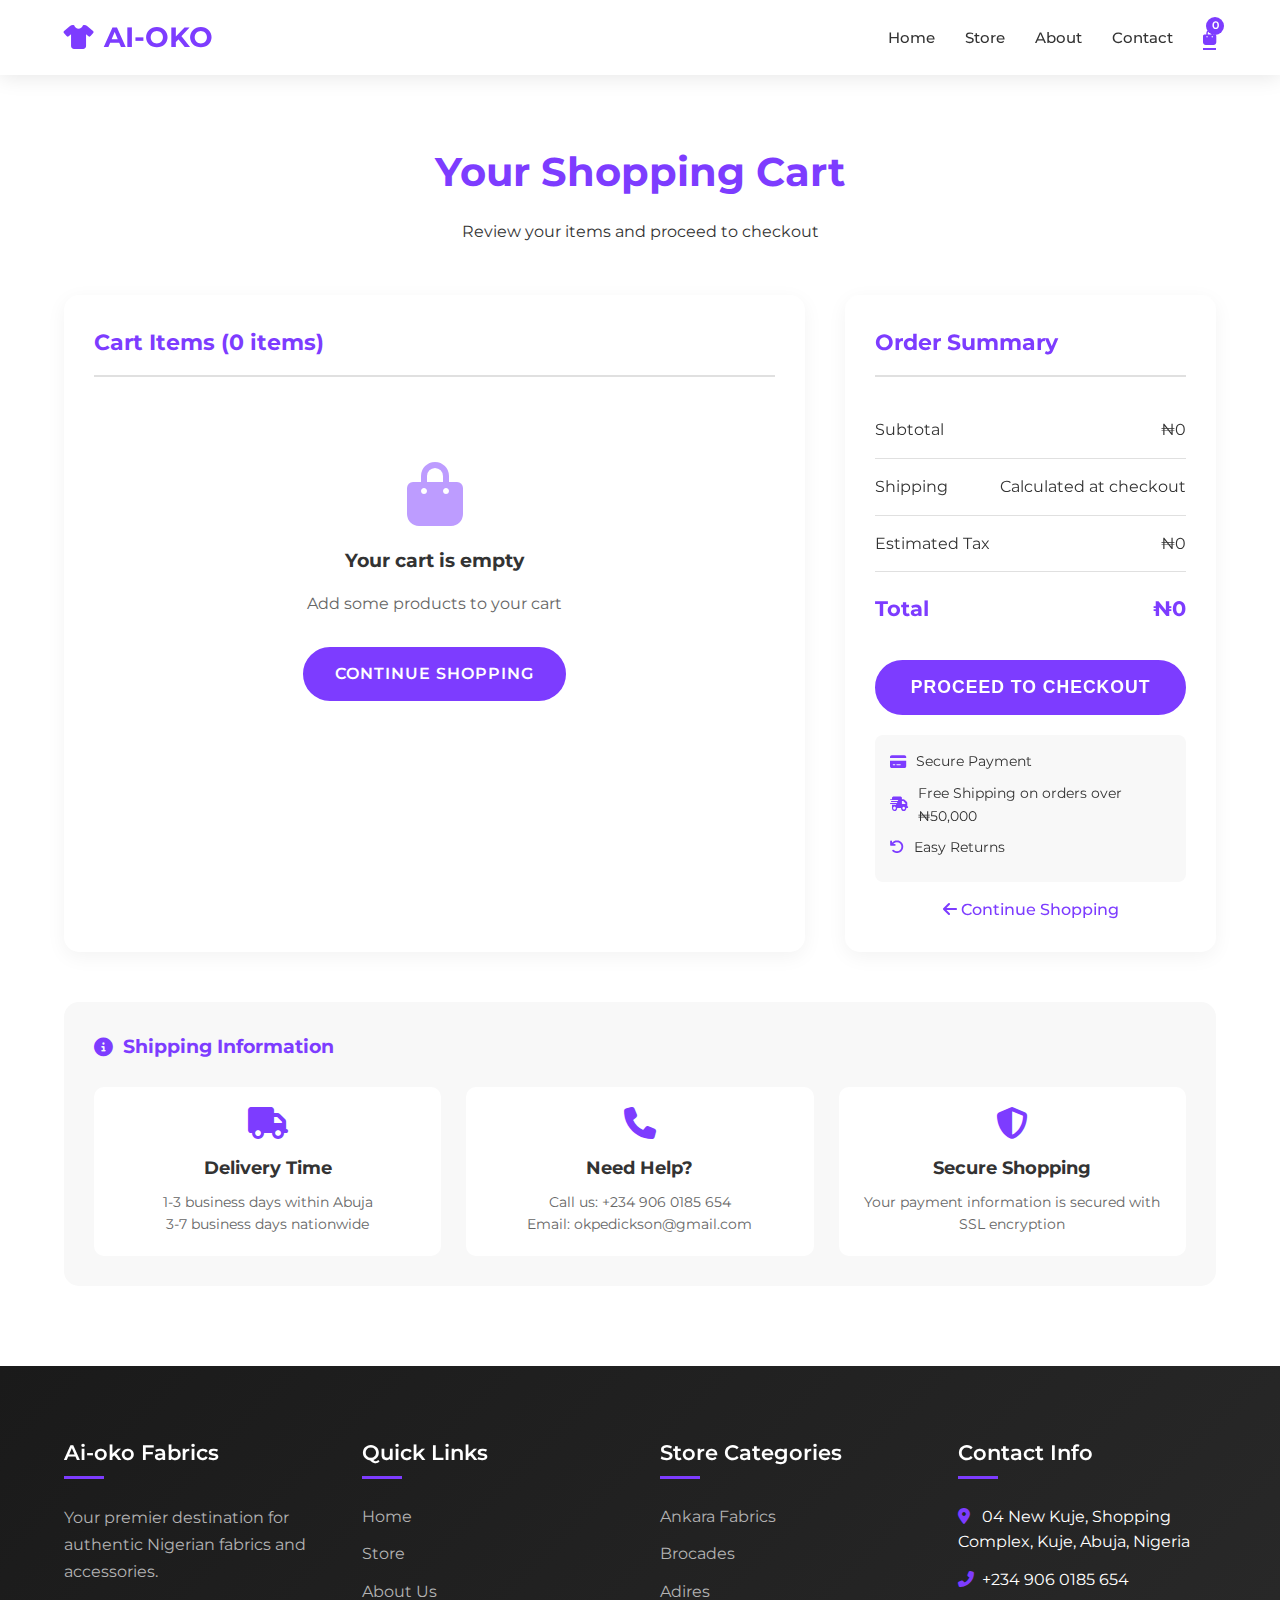
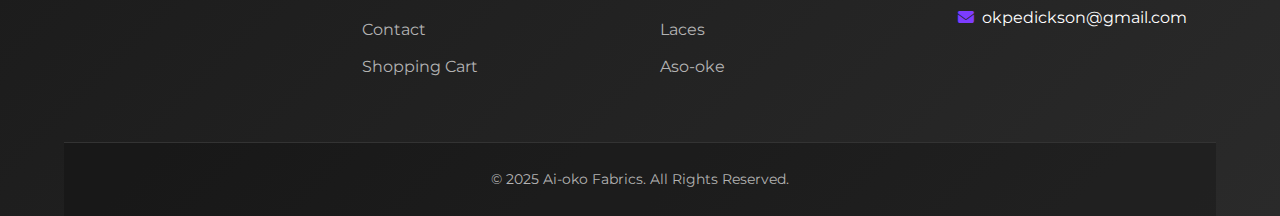
<file: cart.html>
<!DOCTYPE html>
<html lang="en">
<head>
    <meta charset="UTF-8">
    <meta name="viewport" content="width=device-width, initial-scale=1.0">
    <title>Shopping Cart - Ai-oko Fabrics</title>
    <link rel="stylesheet" href="css/style.css">
    <link rel="stylesheet" href="css/store.css">
    <link rel="stylesheet" href="https://cdnjs.cloudflare.com/ajax/libs/font-awesome/6.4.0/css/all.min.css">
    <link href="https://fonts.googleapis.com/css2?family=Montserrat:wght@300;400;500;600;700&display=swap" rel="stylesheet">
</head>
<body>
    <!-- Header -->
    <header>
        <div class="container header-container">
            <a href="#" class="logo">
                <i class="fas fa-tshirt"></i>
                AI-OKO
            </a>
            
            <div class="mobile-menu-btn">
                <i class="fas fa-bars"></i>
            </div>
            
            <nav>
                <ul>
                    <li><a href="index.html">Home</a></li>
                    <li><a href="store.html">Store</a></li>
                    <li><a href="index.html#about">About</a></li>
                    <li><a href="index.html#contact">Contact</a></li>
                    <li><a href="cart.html" class="cart-icon active">
                        <i class="fas fa-shopping-bag"></i>
                        <span class="cart-count">0</span>
                    </a></li>
                </ul>
            </nav>
        </div>
    </header>

    <!-- Cart Container -->
    <section class="cart-container">
        <div class="container">
            <div class="cart-header">
                <h1>Your Shopping Cart</h1>
                <p>Review your items and proceed to checkout</p>
            </div>
            
            <div class="cart-wrapper">
                <!-- Cart Items Section -->
                <div class="cart-items">
                    <div class="cart-section-title">
                        <h2>Cart Items <span id="item-count">(0 items)</span></h2>
                    </div>
                    
                    <div id="cart-items-container">
                        <!-- Cart items will be loaded here dynamically -->
                        <div class="empty-cart">
                            <i class="fas fa-shopping-bag"></i>
                            <h3>Your cart is empty</h3>
                            <p>Add some products to your cart</p>
                            <a href="store.html" class="btn btn-primary">Continue Shopping</a>
                        </div>
                    </div>
                </div>
                
                <!-- Cart Summary Section -->
                <div class="cart-summary">
                    <div class="cart-section-title">
                        <h2>Order Summary</h2>
                    </div>
                    
                    <div id="cart-summary-container">
                        <div class="summary-item">
                            <span>Subtotal</span>
                            <span>₦0</span>
                        </div>
                        <div class="summary-item">
                            <span>Shipping</span>
                            <span>Calculated at checkout</span>
                        </div>
                        <div class="summary-item">
                            <span>Estimated Tax</span>
                            <span>₦0</span>
                        </div>
                        <div class="summary-item total">
                            <span>Total</span>
                            <span>₦0</span>
                        </div>
                        
                        <button class="btn btn-primary checkout-btn" disabled>
                            Proceed to Checkout
                        </button>
                        
                        <div class="payment-options">
                            <p><i class="fas fa-credit-card"></i> Secure Payment</p>
                            <p><i class="fas fa-shipping-fast"></i> Free Shipping on orders over ₦50,000</p>
                            <p><i class="fas fa-undo"></i> Easy Returns</p>
                        </div>
                        
                        <a href="store.html" class="continue-shopping">
                            <i class="fas fa-arrow-left"></i> Continue Shopping
                        </a>
                    </div>
                </div>
            </div>
            
            <!-- Shipping Information -->
            <div class="shipping-info">
                <h3><i class="fas fa-info-circle"></i> Shipping Information</h3>
                <div class="info-grid">
                    <div class="info-item">
                        <i class="fas fa-truck"></i>
                        <h4>Delivery Time</h4>
                        <p>1-3 business days within Abuja<br>3-7 business days nationwide</p>
                    </div>
                    <div class="info-item">
                        <i class="fas fa-phone"></i>
                        <h4>Need Help?</h4>
                        <p>Call us: +234 906 0185 654<br>Email: okpedickson@gmail.com</p>
                    </div>
                    <div class="info-item">
                        <i class="fas fa-shield-alt"></i>
                        <h4>Secure Shopping</h4>
                        <p>Your payment information is secured with SSL encryption</p>
                    </div>
                </div>
            </div>
        </div>
    </section>

    <!-- Footer -->
    <footer>
        <div class="container">
            <div class="footer-content">
                <div class="footer-column">
                    <h3>Ai-oko Fabrics</h3>
                    <p>Your premier destination for authentic Nigerian fabrics and accessories.</p>
                </div>
                
                <div class="footer-column">
                    <h3>Quick Links</h3>
                    <ul>
                        <li><a href="index.html">Home</a></li>
                        <li><a href="store.html">Store</a></li>
                        <li><a href="index.html#about">About Us</a></li>
                        <li><a href="index.html#contact">Contact</a></li>
                        <li><a href="cart.html">Shopping Cart</a></li>
                    </ul>
                </div>
                
                <div class="footer-column">
                    <h3>Store Categories</h3>
                    <ul>
                        <li><a href="category.html?cat=ankara">Ankara Fabrics</a></li>
                        <li><a href="category.html?cat=brocades">Brocades</a></li>
                        <li><a href="category.html?cat=adires">Adires</a></li>
                        <li><a href="category.html?cat=laces">Laces</a></li>
                        <li><a href="category.html?cat=asooke">Aso-oke</a></li>
                    </ul>
                </div>
                
                <div class="footer-column">
                    <h3>Contact Info</h3>
                    <ul>
                        <li><i class="fas fa-map-marker-alt"></i> 04 New Kuje, Shopping Complex, Kuje, Abuja, Nigeria</li>
                        <li><i class="fas fa-phone-alt"></i> +234 906 0185 654</li>
                        <li><i class="fas fa-envelope"></i> okpedickson@gmail.com</li>
                    </ul>
                </div>
            </div>
            
            <div class="footer-bottom">
                <p>&copy; 2025 Ai-oko Fabrics. All Rights Reserved.</p>
            </div>
        </div>
    </footer>

    <!-- JavaScript Files -->
    <script src="js/products-data.js"></script>
    <script src="js/store.js"></script>
    <script src="js/cart.js"></script>
    
    <script>
        // Cart-specific functionality
        document.addEventListener('DOMContentLoaded', function() {
            // Display cart items
            displayCartItems();
            
            // Mobile menu toggle
            document.querySelector('.mobile-menu-btn').addEventListener('click', function() {
                document.querySelector('nav').classList.toggle('active');
            });
            
            // Update cart count in header
            updateCartCount();
            
            // Header scroll effect
            window.addEventListener('scroll', function() {
                const header = document.querySelector('header');
                if (window.scrollY > 100) {
                    header.style.padding = '10px 0';
                    header.style.boxShadow = '0 5px 15px rgba(0, 0, 0, 0.1)';
                } else {
                    header.style.padding = '15px 0';
                    header.style.boxShadow = '0 2px 10px rgba(0, 0, 0, 0.1)';
                }
            });
        });
        
        // Custom displayCartItems function for cart page
        function displayCartItems() {
            const cartContainer = document.getElementById('cart-items-container');
            const summaryContainer = document.getElementById('cart-summary-container');
            const itemCountElement = document.getElementById('item-count');
            
            if (!cartContainer || !summaryContainer) return;
            
            const cart = JSON.parse(localStorage.getItem('aioko-cart')) || [];
            const itemCount = cart.length;
            
            // Update item count
            itemCountElement.textContent = `(${itemCount} ${itemCount === 1 ? 'item' : 'items'})`;
            
            if (itemCount === 0) {
                // Show empty cart message
                cartContainer.innerHTML = `
                    <div class="empty-cart">
                        <i class="fas fa-shopping-bag"></i>
                        <h3>Your cart is empty</h3>
                        <p>Add some products to your cart</p>
                        <a href="store.html" class="btn btn-primary">Continue Shopping</a>
                    </div>
                `;
                
                // Update summary with empty state
                summaryContainer.innerHTML = `
                    <div class="summary-item">
                        <span>Subtotal</span>
                        <span>₦0</span>
                    </div>
                    <div class="summary-item">
                        <span>Shipping</span>
                        <span>Calculated at checkout</span>
                    </div>
                    <div class="summary-item">
                        <span>Estimated Tax</span>
                        <span>₦0</span>
                    </div>
                    <div class="summary-item total">
                        <span>Total</span>
                        <span>₦0</span>
                    </div>
                    
                    <button class="btn btn-primary checkout-btn" disabled>
                        Proceed to Checkout
                    </button>
                    
                    <div class="payment-options">
                        <p><i class="fas fa-credit-card"></i> Secure Payment</p>
                        <p><i class="fas fa-shipping-fast"></i> Free Shipping on orders over ₦50,000</p>
                        <p><i class="fas fa-undo"></i> Easy Returns</p>
                    </div>
                    
                    <a href="store.html" class="continue-shopping">
                        <i class="fas fa-arrow-left"></i> Continue Shopping
                    </a>
                `;
                return;
            }
            
            // Display cart items
            cartContainer.innerHTML = cart.map(item => `
                <div class="cart-item">
                    <div class="cart-item-img">
                        <img src="${item.image}" alt="${item.name}" onerror="this.src='data:image/svg+xml;charset=UTF-8,<svg xmlns=\"http://www.w3.org/2000/svg\" viewBox=\"0 0 100 100\" preserveAspectRatio=\"none\"><rect width=\"100\" height=\"100\" fill=\"%237D3CFF\"/><text x=\"50%\" y=\"50%\" dy=\".3em\" fill=\"white\" font-family=\"Montserrat\" font-size=\"10\" text-anchor=\"middle\">${item.name.substring(0, 10)}</text></svg>'">
                    </div>
                    <div class="cart-item-info">
                        <h4>${item.name}</h4>
                        <p class="cart-item-size">Size: ${item.size}</p>
                        <p class="cart-item-price">${formatPrice(item.price)} each</p>
                    </div>
                    <div class="cart-item-quantity">
                        <button class="quantity-btn" onclick="updateQuantity('${item.id}', ${item.quantity - 1})">-</button>
                        <span>${item.quantity}</span>
                        <button class="quantity-btn" onclick="updateQuantity('${item.id}', ${item.quantity + 1})">+</button>
                    </div>
                    <div class="cart-item-total">
                        ${formatPrice(item.price * item.quantity)}
                    </div>
                    <div class="cart-item-remove">
                        <button class="remove-btn" onclick="removeFromCart('${item.id}')">
                            <i class="fas fa-trash"></i>
                        </button>
                    </div>
                </div>
            `).join('');
            
            // Calculate totals
            const subtotal = cart.reduce((sum, item) => sum + (item.price * item.quantity), 0);
            const shipping = subtotal > 50000 ? 0 : 2000;
            const tax = subtotal * 0.075; // 7.5% VAT
            const total = subtotal + shipping + tax;
            
            // Update summary
            summaryContainer.innerHTML = `
                <div class="summary-item">
                    <span>Subtotal</span>
                    <span>${formatPrice(subtotal)}</span>
                </div>
                <div class="summary-item">
                    <span>Shipping</span>
                    <span>${shipping === 0 ? 'FREE' : formatPrice(shipping)}</span>
                </div>
                <div class="summary-item">
                    <span>Estimated Tax (7.5%)</span>
                    <span>${formatPrice(tax)}</span>
                </div>
                <div class="summary-item total">
                    <span>Total</span>
                    <span>${formatPrice(total)}</span>
                </div>
                
                <button class="btn btn-primary checkout-btn" onclick="proceedToCheckout()">
                    Proceed to Checkout
                </button>
                
                <div class="payment-options">
                    <p><i class="fas fa-credit-card"></i> Secure Payment</p>
                    <p><i class="fas fa-shipping-fast"></i> Free Shipping on orders over ₦50,000</p>
                    <p><i class="fas fa-undo"></i> Easy Returns</p>
                </div>
                
                <a href="store.html" class="continue-shopping">
                    <i class="fas fa-arrow-left"></i> Continue Shopping
                </a>
            `;
        }
        
        // Helper function to format price
        function formatPrice(price) {
            return `₦${price.toLocaleString('en-NG')}`;
        }
    </script>
    
    <style>
        /* Additional Cart Page Styles */
        .cart-section-title {
            margin-bottom: 25px;
            padding-bottom: 15px;
            border-bottom: 2px solid var(--border);
        }
        
        .cart-section-title h2 {
            color: var(--primary);
            font-size: 1.4rem;
        }
        
        .payment-options {
            margin-top: 20px;
            padding: 15px;
            background: var(--light-bg);
            border-radius: 8px;
            font-size: 0.9rem;
        }
        
        .payment-options p {
            margin-bottom: 8px;
            display: flex;
            align-items: center;
            gap: 10px;
        }
        
        .payment-options i {
            color: var(--primary);
        }
        
        .shipping-info {
            margin-top: 50px;
            padding: 30px;
            background: var(--light-bg);
            border-radius: 15px;
        }
        
        .shipping-info h3 {
            display: flex;
            align-items: center;
            gap: 10px;
            margin-bottom: 25px;
            color: var(--primary);
        }
        
        .info-grid {
            display: grid;
            grid-template-columns: repeat(auto-fit, minmax(250px, 1fr));
            gap: 25px;
        }
        
        .info-item {
            background: white;
            padding: 20px;
            border-radius: 10px;
            text-align: center;
        }
        
        .info-item i {
            font-size: 2rem;
            color: var(--primary);
            margin-bottom: 15px;
        }
        
        .info-item h4 {
            margin-bottom: 10px;
            font-size: 1.1rem;
        }
        
        .info-item p {
            color: var(--text-light);
            font-size: 0.9rem;
            line-height: 1.5;
        }
        
        @media (max-width: 768px) {
            .shipping-info {
                padding: 20px;
            }
            
            .info-grid {
                grid-template-columns: 1fr;
            }
        }
    </style>
</body>
</html>
</file>
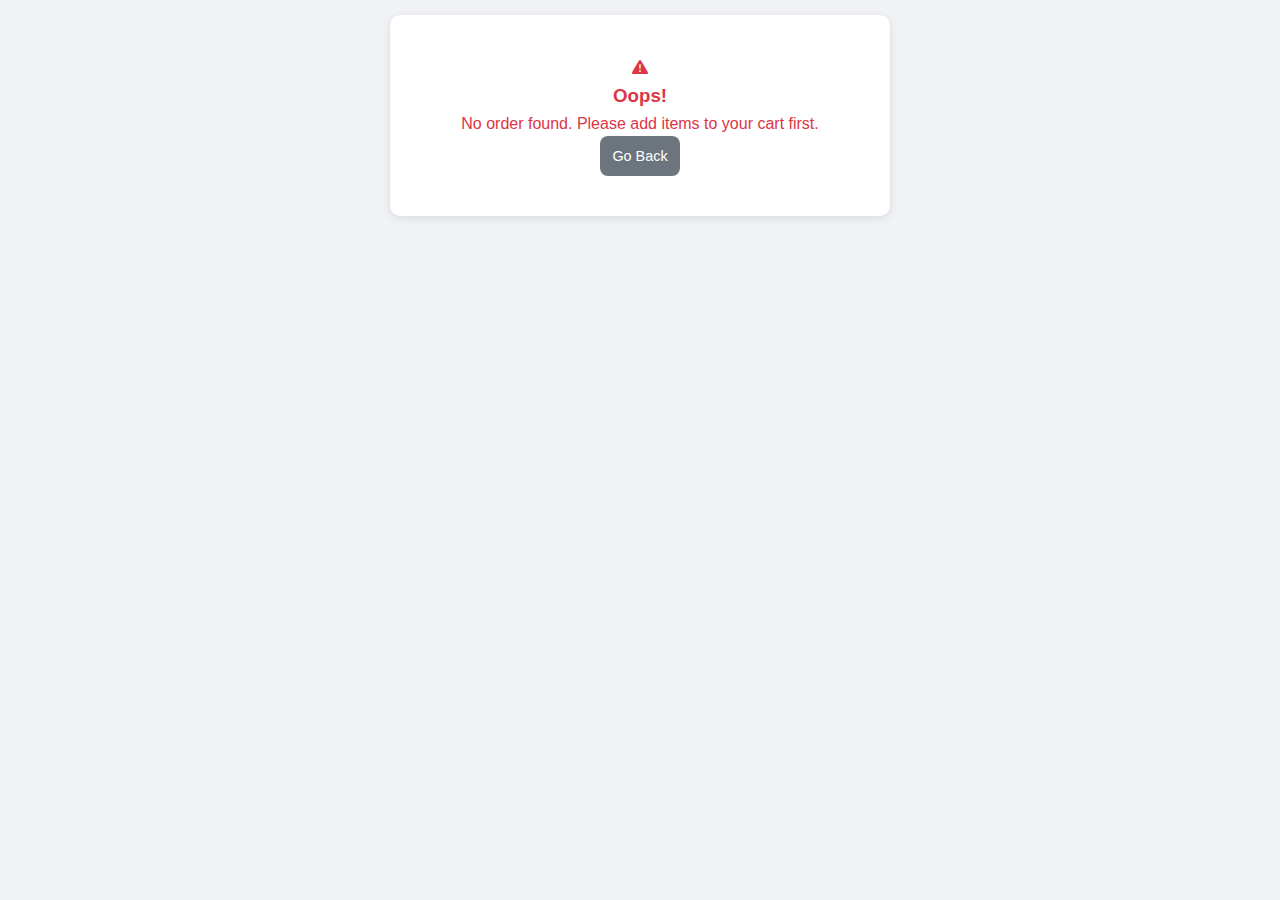
<file: order-summary.html>
<!DOCTYPE html>
<html lang="en">
<head>
    <meta charset="UTF-8">
    <meta name="viewport" content="width=device-width, initial-scale=1.0">
    <title>Order Summary - Ai-oko Fabrics</title>
    <link rel="stylesheet" href="store.css">
    <link rel="stylesheet" href="https://cdnjs.cloudflare.com/ajax/libs/font-awesome/6.4.0/css/all.min.css">
    <style>
        /* WhatsApp Webview Optimized Styles */
        .whatsapp-webview {
            background: #f0f2f5;
            min-height: 100vh;
            padding: 15px;
            font-family: -apple-system, BlinkMacSystemFont, 'Segoe UI', Roboto, Helvetica, Arial, sans-serif;
        }
        
        .order-container {
            max-width: 500px;
            margin: 0 auto;
            background: white;
            border-radius: 10px;
            overflow: hidden;
            box-shadow: 0 2px 8px rgba(0,0,0,0.1);
        }
        
        .order-header {
            background: linear-gradient(135deg, #25D366, #128C7E);
            color: white;
            padding: 20px;
            text-align: center;
        }
        
        .order-header h1 {
            margin: 0;
            font-size: 1.5rem;
            display: flex;
            align-items: center;
            justify-content: center;
            gap: 10px;
        }
        
        .order-header h1 i {
            font-size: 1.8rem;
        }
        
        .order-items {
            padding: 20px;
        }
        
        .order-item {
            display: flex;
            gap: 15px;
            padding: 15px 0;
            border-bottom: 1px solid #f0f0f0;
        }
        
        .order-item:last-child {
            border-bottom: none;
        }
        
        .item-image {
            width: 80px;
            height: 80px;
            border-radius: 8px;
            object-fit: cover;
            border: 2px solid #f0f0f0;
        }
        
        .item-details {
            flex: 1;
        }
        
        .item-name {
            font-weight: 600;
            margin-bottom: 5px;
            color: #333;
        }
        
        .item-meta {
            color: #666;
            font-size: 0.9rem;
            margin-bottom: 5px;
        }
        
        .item-price {
            font-weight: 700;
            color: #25D366;
        }
        
        .order-summary {
            background: #f8f9fa;
            padding: 20px;
            border-top: 1px solid #e0e0e0;
        }
        
        .summary-row {
            display: flex;
            justify-content: space-between;
            margin-bottom: 10px;
            color: #555;
        }
        
        .summary-row.total {
            font-size: 1.2rem;
            font-weight: 700;
            color: #333;
            border-top: 2px solid #e0e0e0;
            padding-top: 10px;
            margin-top: 10px;
        }
        
        .action-buttons {
            padding: 20px;
            display: flex;
            flex-direction: column;
            gap: 10px;
        }
        
        .btn-whatsapp {
            background: #25D366;
            color: white;
            border: none;
            padding: 15px;
            border-radius: 8px;
            font-weight: 600;
            font-size: 1rem;
            cursor: pointer;
            display: flex;
            align-items: center;
            justify-content: center;
            gap: 10px;
            transition: all 0.3s ease;
        }
        
        .btn-whatsapp:hover {
            background: #128C7E;
            transform: translateY(-2px);
        }
        
        .btn-whatsapp i {
            font-size: 1.2rem;
        }
        
        .btn-secondary {
            background: #6c757d;
            color: white;
            border: none;
            padding: 12px;
            border-radius: 8px;
            font-size: 0.9rem;
            cursor: pointer;
        }
        
        .btn-secondary:hover {
            background: #5a6268;
        }
        
        .order-id {
            text-align: center;
            color: #888;
            font-size: 0.8rem;
            margin-top: 10px;
        }
        
        /* Loading state */
        .loading {
            text-align: center;
            padding: 40px;
            color: #666;
        }
        
        .loading i {
            font-size: 2rem;
            margin-bottom: 15px;
            color: #25D366;
        }
        
        /* Error state */
        .error-message {
            text-align: center;
            padding: 40px;
            color: #dc3545;
        }
    </style>
</head>
<body class="whatsapp-webview">
    <div class="order-container" id="orderContainer">
        <!-- Content will be loaded dynamically -->
        <div class="loading" id="loadingState">
            <i class="fas fa-spinner fa-spin"></i>
            <p>Loading your order...</p>
        </div>
    </div>

    <script>
        // Function to format price
        function formatPrice(price) {
            return new Intl.NumberFormat('en-NG', {
                style: 'currency',
                currency: 'NGN',
                minimumFractionDigits: 0
            }).format(price);
        }

        // Get order ID from URL
        function getOrderIdFromURL() {
            const urlParams = new URLSearchParams(window.location.search);
            return urlParams.get('orderId') || urlParams.get('cart') || 'ORDER-' + Date.now();
        }

        // Load order data
        async function loadOrderData() {
            const orderId = getOrderIdFromURL();
            const loadingState = document.getElementById('loadingState');
            const orderContainer = document.getElementById('orderContainer');
            
            try {
                // Try to get cart from localStorage first (for same-device flow)
                let cart = JSON.parse(localStorage.getItem('aioko-cart')) || [];
                
                // If no cart in localStorage, check URL for encoded cart data
                if (cart.length === 0) {
                    const urlParams = new URLSearchParams(window.location.search);
                    const cartData = urlParams.get('cart');
                    
                    if (cartData) {
                        try {
                            // Decode base64 cart data
                            const decoded = atob(cartData);
                            cart = JSON.parse(decoded);
                        } catch (e) {
                            console.error('Error parsing cart data from URL:', e);
                        }
                    }
                }
                
                if (cart.length === 0) {
                    showError("No order found. Please add items to your cart first.");
                    return;
                }
                
                // Calculate totals
                const subtotal = cart.reduce((sum, item) => sum + (item.price * item.quantity), 0);
                const shipping = subtotal > 50000 ? 0 : 2000;
                const total = subtotal + shipping;
                
                // Render order
                renderOrder(orderId, cart, subtotal, shipping, total);
                
            } catch (error) {
                console.error('Error loading order:', error);
                showError("Could not load your order. Please try again.");
            }
        }

        // Render order details
        function renderOrder(orderId, cart, subtotal, shipping, total) {
            const orderContainer = document.getElementById('orderContainer');
            
            // Build order items HTML
            const itemsHTML = cart.map(item => `
                <div class="order-item">
                    <img src="${item.image}" 
                         alt="${item.name}" 
                         class="item-image"
                         onerror="this.src='data:image/svg+xml;charset=UTF-8,<svg xmlns=\"http://www.w3.org/2000/svg\" viewBox=\"0 0 100 100\" preserveAspectRatio=\"none\"><rect width=\"100\" height=\"100\" fill=\"%237D3CFF\"/><text x=\"50%\" y=\"50%\" dy=\".3em\" fill=\"white\" font-family=\"-apple-system, BlinkMacSystemFont, Segoe UI, Roboto, sans-serif\" font-size=\"10\" text-anchor=\"middle\">${item.name.substring(0, 8)}</text></svg>'">
                    <div class="item-details">
                        <div class="item-name">${item.name}</div>
                        <div class="item-meta">
                            Size: ${item.size} • Qty: ${item.quantity}
                        </div>
                        <div class="item-price">
                            ${formatPrice(item.price * item.quantity)}
                        </div>
                    </div>
                </div>
            `).join('');
            
            // Build full HTML
            orderContainer.innerHTML = `
                <div class="order-header">
                    <h1><i class="fab fa-whatsapp"></i> Order Summary</h1>
                    <p>Review your order before confirming</p>
                </div>
                
                <div class="order-items">
                    ${itemsHTML}
                </div>
                
                <div class="order-summary">
                    <div class="summary-row">
                        <span>Subtotal</span>
                        <span>${formatPrice(subtotal)}</span>
                    </div>
                    <div class="summary-row">
                        <span>Shipping</span>
                        <span>${shipping === 0 ? 'FREE' : formatPrice(shipping)}</span>
                    </div>
                    <div class="summary-row total">
                        <span>Total Amount</span>
                        <span>${formatPrice(total)}</span>
                    </div>
                </div>
                
                <div class="action-buttons">
                    <button class="btn-whatsapp" onclick="confirmOrder()">
                        <i class="fab fa-whatsapp"></i> Confirm Order via WhatsApp
                    </button>
                    <button class="btn-secondary" onclick="modifyOrder()">
                        <i class="fas fa-edit"></i> Modify Order
                    </button>
                </div>
                
                <div class="order-id">
                    Order ID: ${orderId}
                </div>
            `;
        }

        // Show error message
        function showError(message) {
            const orderContainer = document.getElementById('orderContainer');
            orderContainer.innerHTML = `
                <div class="error-message">
                    <i class="fas fa-exclamation-triangle"></i>
                    <h3>Oops!</h3>
                    <p>${message}</p>
                    <button class="btn-secondary" onclick="window.history.back()">
                        Go Back
                    </button>
                </div>
            `;
        }

        // Confirm order and send to WhatsApp
        function confirmOrder() {
            const orderId = getOrderIdFromURL();
            const cart = JSON.parse(localStorage.getItem('aioko-cart')) || [];
            
            if (cart.length === 0) {
                alert('Your cart is empty!');
                return;
            }
            
            // Build WhatsApp message
            const orderDetails = cart.map(item => 
                `• ${item.quantity}x ${item.name} - ${formatPrice(item.price * item.quantity)}`
            ).join('%0A');
            
            const subtotal = cart.reduce((sum, item) => sum + (item.price * item.quantity), 0);
            const shipping = subtotal > 50000 ? 0 : 2000;
            const total = subtotal + shipping;
            
            const message = `📦 *NEW ORDER CONFIRMATION* 📦%0A%0A` +
                          `Order ID: ${orderId}%0A%0A` +
                          `*Items:*%0A${orderDetails}%0A%0A` +
                          `Subtotal: ${formatPrice(subtotal)}%0A` +
                          `Shipping: ${shipping === 0 ? 'FREE' : formatPrice(shipping)}%0A` +
                          `*Total: ${formatPrice(total)}*%0A%0A` +
                          `📍 *Shipping Details Needed*%0A` +
                          `Please reply with:%0A` +
                          `1. Full Name%0A` +
                          `2. Phone Number%0A` +
                          `3. Delivery Address%0A` +
                          `4. Preferred Delivery Date%0A%0A` +
                          `_This order was placed via Ai-oko Fabrics Website_`;
            
            // Open WhatsApp with pre-filled message
            window.open(`https://wa.me/2349060185654?text=${encodeURIComponent(message)}`, '_blank');
            
            // Show confirmation
            alert('Order confirmed! Please complete your shipping details in WhatsApp.');
        }

        // Modify order (go back to store)
        function modifyOrder() {
            if (window.history.length > 1) {
                window.history.back();
            } else {
                window.location.href = 'store.html';
            }
        }

        // Load order when page loads
        document.addEventListener('DOMContentLoaded', loadOrderData);
    </script>
</body>
</html>
</file>
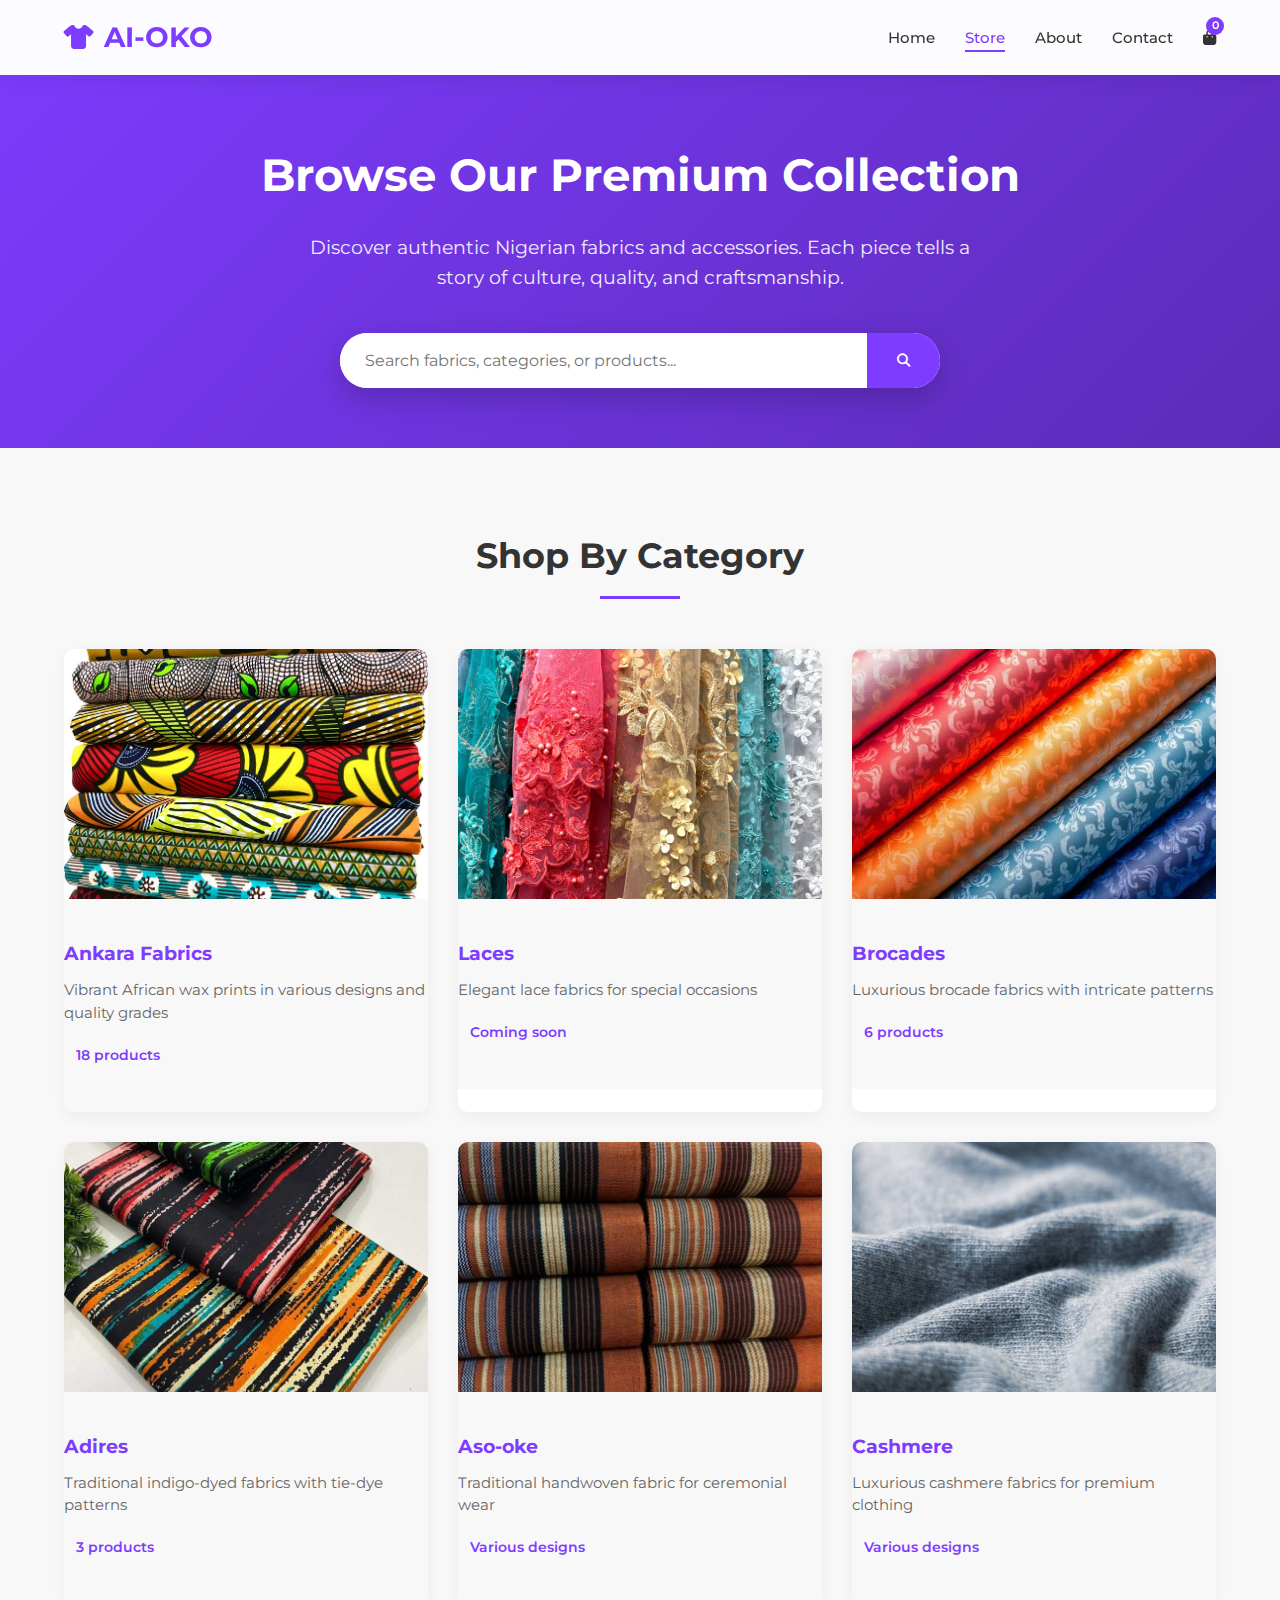
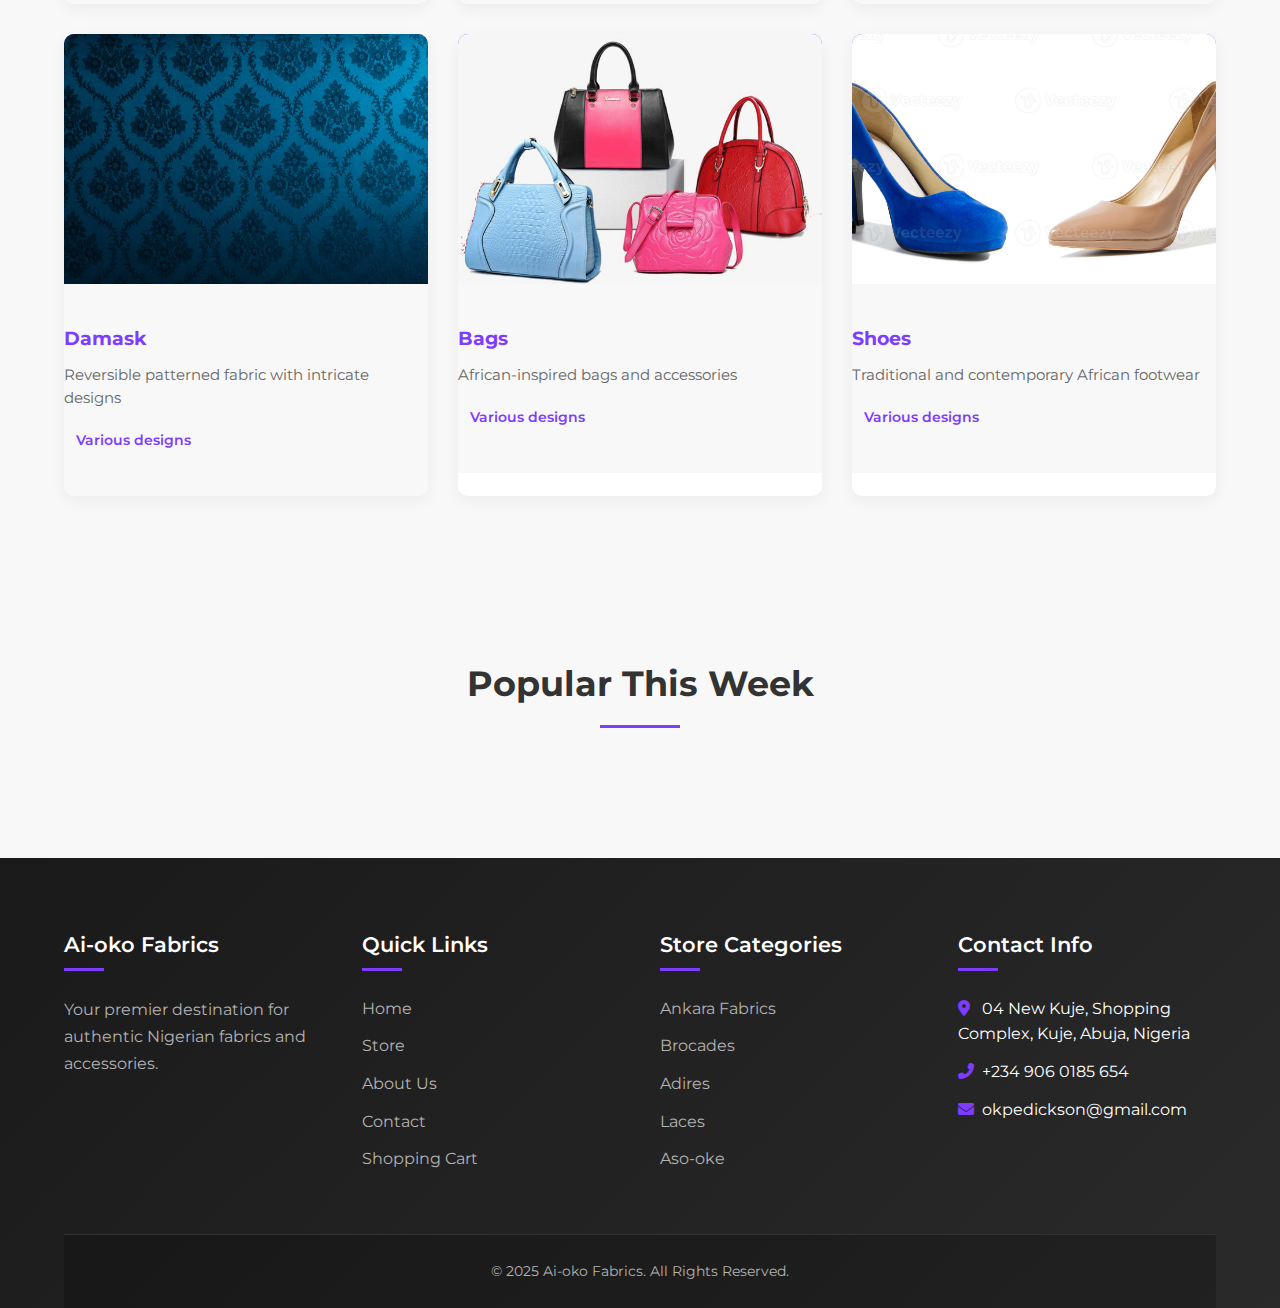
<file: store.html>
<!DOCTYPE html>
<html lang="en">
<head>
    <meta charset="UTF-8">
    <meta name="viewport" content="width=device-width, initial-scale=1.0">
    <title>Store - Ai-oko Fabrics | Premium Nigerian Fabrics</title>
    <link rel="stylesheet" href="css/style.css">
    <link rel="stylesheet" href="css/store.css">
    <link rel="stylesheet" href="https://cdnjs.cloudflare.com/ajax/libs/font-awesome/6.4.0/css/all.min.css">
    <link href="https://fonts.googleapis.com/css2?family=Montserrat:wght@300;400;500;600;700&display=swap" rel="stylesheet">
</head>
<body>
    <!-- Header -->
    <header>
        <div class="container header-container">
            <a href="#" class="logo">
                <i class="fas fa-tshirt"></i>
                AI-OKO
            </a>
            
            <div class="mobile-menu-btn">
                <i class="fas fa-bars"></i>
            </div>
            
            <nav>
                <ul>
                    <li><a href="index.html">Home</a></li>
                    <li><a href="store.html" class="active">Store</a></li>
                    <li><a href="index.html#about">About</a></li>
                    <li><a href="index.html#contact">Contact</a></li>
                    <li><a href="cart.html" class="cart-icon">
                        <i class="fas fa-shopping-bag"></i>
                        <span class="cart-count">0</span>
                    </a></li>
                </ul>
            </nav>
        </div>
    </header>

    <!-- Store Hero -->
    <section class="store-hero">
        <div class="container">
            <h1>Browse Our Premium Collection</h1>
            <p>Discover authentic Nigerian fabrics and accessories. Each piece tells a story of culture, quality, and craftsmanship.</p>
            
            <!-- Search Bar -->
            <div class="store-search">
                <div class="search-container">
                    <input type="text" id="global-search" placeholder="Search fabrics, categories, or products...">
                    <button class="search-btn">
                        <i class="fas fa-search"></i>
                    </button>
                </div>
                <div class="search-results" id="search-results"></div>
            </div>
        </div>
    </section>

<!-- Store Categories -->
<section class="store-categories">
    <div class="container">
        <h2 class="section-title">Shop By Category</h2>
        <div class="categories-grid">
            <!-- Ankara Fabrics -->
            <a href="category.html?cat=ankara" class="category-card">
                <div class="category-img">
                    <img src="images/ankaraa.jpg" alt="Ankara Fabrics"
                        onerror="this.onerror=null;this.src='data:image/svg+xml;utf8,<svg xmlns=%22http://www.w3.org/2000/svg%22 viewBox=%220 0 300 200%22><rect width=%22300%22 height=%22200%22 fill=%22%237D3CFF%22/><text x=%2250%25%22 y=%2250%25%22 dominant-baseline=%22middle%22 text-anchor=%22middle%22 fill=%22white%22 font-size=%2220%22 font-family=%22Montserrat%22>ANKARA</text></svg>';">
                </div>
                <div class="category-info">
                    <h3>Ankara Fabrics</h3>
                    <p>Vibrant African wax prints in various designs and quality grades</p>
                    <span class="product-count">18 products</span>
                </div>
            </a>

            <!-- Laces -->
            <a href="category.html?cat=laces" class="category-card">
                <div class="category-img">
                    <img src="images/lace.jpg" alt="Laces"
                        onerror="this.onerror=null;this.src='data:image/svg+xml;utf8,<svg xmlns=%22http://www.w3.org/2000/svg%22 viewBox=%220 0 300 200%22><rect width=%22300%22 height=%22200%22 fill=%22%235D2BB8%22/><text x=%2250%25%22 y=%2250%25%22 dominant-baseline=%22middle%22 text-anchor=%22middle%22 fill=%22white%22 font-size=%2220%22 font-family=%22Montserrat%22>LACES</text></svg>';">
                </div>
                <div class="category-info">
                    <h3>Laces</h3>
                    <p>Elegant lace fabrics for special occasions</p>
                    <span class="product-count">Coming soon</span>
                </div>
            </a>

            <!-- Brocades -->
            <a href="category.html?cat=brocades" class="category-card">
                <div class="category-img">
                    <img src="images/brocades.jpg" alt="Brocades"
                        onerror="this.onerror=null;this.src='data:image/svg+xml;utf8,<svg xmlns=%22http://www.w3.org/2000/svg%22 viewBox=%220 0 300 200%22><rect width=%22300%22 height=%22200%22 fill=%22%237D3CFF%22/><text x=%2250%25%22 y=%2250%25%22 dominant-baseline=%22middle%22 text-anchor=%22middle%22 fill=%22white%22 font-size=%2220%22 font-family=%22Montserrat%22>BROCADES</text></svg>';">
                </div>
                <div class="category-info">
                    <h3>Brocades</h3>
                    <p>Luxurious brocade fabrics with intricate patterns</p>
                    <span class="product-count">6 products</span>
                </div>
            </a>

            <!-- Adires -->
            <a href="category.html?cat=adires" class="category-card">
                <div class="category-img">
                    <img src="images/adire.jpg" alt="Adires"
                        onerror="this.onerror=null;this.src='data:image/svg+xml;utf8,<svg xmlns=%22http://www.w3.org/2000/svg%22 viewBox=%220 0 300 200%22><rect width=%22300%22 height=%22200%22 fill=%22%235D2BB8%22/><text x=%2250%25%22 y=%2250%25%22 dominant-baseline=%22middle%22 text-anchor=%22middle%22 fill=%22white%22 font-size=%2220%22 font-family=%22Montserrat%22>ADIRES</text></svg>';">
                </div>
                <div class="category-info">
                    <h3>Adires</h3>
                    <p>Traditional indigo-dyed fabrics with tie-dye patterns</p>
                    <span class="product-count">3 products</span>
                </div>
            </a>

            <!-- Aso-oke -->
            <a href="category.html?cat=asooke" class="category-card">
                <div class="category-img">
                    <img src="images/aso-oke.jpg" alt="Aso-oke"
                        onerror="this.onerror=null;this.src='data:image/svg+xml;utf8,<svg xmlns=%22http://www.w3.org/2000/svg%22 viewBox=%220 0 300 200%22><rect width=%22300%22 height=%22200%22 fill=%22%237D3CFF%22/><text x=%2250%25%22 y=%2250%25%22 dominant-baseline=%22middle%22 text-anchor=%22middle%22 fill=%22white%22 font-size=%2220%22 font-family=%22Montserrat%22>ASO-OKE</text></svg>';">
                </div>
                <div class="category-info">
                    <h3>Aso-oke</h3>
                    <p>Traditional handwoven fabric for ceremonial wear</p>
                    <span class="product-count">Various designs</span>
                </div>
            </a>

            <!-- Cashmere -->
            <a href="category.html?cat=cashmere" class="category-card">
                <div class="category-img">
                    <img src="images/cashmere.jpg" alt="Cashmere"
                        onerror="this.onerror=null;this.src='data:image/svg+xml;utf8,<svg xmlns=%22http://www.w3.org/2000/svg%22 viewBox=%220 0 300 200%22><rect width=%22300%22 height=%22200%22 fill=%22%235D2BB8%22/><text x=%2250%25%22 y=%2250%25%22 dominant-baseline=%22middle%22 text-anchor=%22middle%22 fill=%22white%22 font-size=%2220%22 font-family=%22Montserrat%22>CASHMERE</text></svg>';">
                </div>
                <div class="category-info">
                    <h3>Cashmere</h3>
                    <p>Luxurious cashmere fabrics for premium clothing</p>
                    <span class="product-count">Various designs</span>
                </div>
            </a>

            <!-- Damask -->
            <a href="category.html?cat=damask" class="category-card">
                <div class="category-img">
                    <img src="images/damask.jpg" alt="Damask"
                        onerror="this.onerror=null;this.src='data:image/svg+xml;utf8,<svg xmlns=%22http://www.w3.org/2000/svg%22 viewBox=%220 0 300 200%22><rect width=%22300%22 height=%22200%22 fill=%22%237D3CFF%22/><text x=%2250%25%22 y=%2250%25%22 dominant-baseline=%22middle%22 text-anchor=%22middle%22 fill=%22white%22 font-size=%2220%22 font-family=%22Montserrat%22>DAMASK</text></svg>';">
                </div>
                <div class="category-info">
                    <h3>Damask</h3>
                    <p>Reversible patterned fabric with intricate designs</p>
                    <span class="product-count">Various designs</span>
                </div>
            </a>

            <!-- Bags -->
            <a href="category.html?cat=bags" class="category-card">
                <div class="category-img">
                    <img src="images/bags.jpg" alt="Bags"
                        onerror="this.onerror=null;this.src='data:image/svg+xml;utf8,<svg xmlns=%22http://www.w3.org/2000/svg%22 viewBox=%220 0 300 200%22><rect width=%22300%22 height=%22200%22 fill=%22%235D2BB8%22/><text x=%2250%25%22 y=%2250%25%22 dominant-baseline=%22middle%22 text-anchor=%22middle%22 fill=%22white%22 font-size=%2220%22 font-family=%22Montserrat%22>BAGS</text></svg>';">
                </div>
                <div class="category-info">
                    <h3>Bags</h3>
                    <p>African-inspired bags and accessories</p>
                    <span class="product-count">Various designs</span>
                </div>
            </a>

            <!-- Shoes -->
            <a href="category.html?cat=shoes" class="category-card">
                <div class="category-img">
                    <img src="images/shoes.jpg" alt="Shoes"
                        onerror="this.onerror=null;this.src='data:image/svg+xml;utf8,<svg xmlns=%22http://www.w3.org/2000/svg%22 viewBox=%220 0 300 200%22><rect width=%22300%22 height=%22200%22 fill=%22%237D3CFF%22/><text x=%2250%25%22 y=%2250%25%22 dominant-baseline=%22middle%22 text-anchor=%22middle%22 fill=%22white%22 font-size=%2220%22 font-family=%22Montserrat%22>SHOES</text></svg>';">
                </div>
                <div class="category-info">
                    <h3>Shoes</h3>
                    <p>Traditional and contemporary African footwear</p>
                    <span class="product-count">Various designs</span>
                </div>
            </a>
        </div>

    </div>
</section>

    <!-- Featured Products -->
    <section class="featured-products">
        <div class="container">
            <h2 class="section-title">Popular This Week</h2>
            <div class="products-grid" id="featured-products">
                <!-- Featured products will be loaded by JavaScript -->
            </div>
        </div>
    </section>

    <!-- Footer -->
    <footer>
        <div class="container">
            <div class="footer-content">
                <div class="footer-column">
                    <h3>Ai-oko Fabrics</h3>
                    <p>Your premier destination for authentic Nigerian fabrics and accessories.</p>
                </div>
                
                <div class="footer-column">
                    <h3>Quick Links</h3>
                    <ul>
                        <li><a href="index.html">Home</a></li>
                        <li><a href="store.html">Store</a></li>
                        <li><a href="index.html#about">About Us</a></li>
                        <li><a href="index.html#contact">Contact</a></li>
                        <li><a href="cart.html">Shopping Cart</a></li>
                    </ul>
                </div>
                
                <div class="footer-column">
                    <h3>Store Categories</h3>
                    <ul>
                        <li><a href="ankara.html">Ankara Fabrics</a></li>
                        <li><a href="brocades.html">Brocades</a></li>
                        <li><a href="adires.html">Adires</a></li>
                        <li><a href="laces.html">Laces</a></li>
                        <li><a href="asooke.html">Aso-oke</a></li>
                    </ul>
                </div>
                
                <div class="footer-column">
                    <h3>Contact Info</h3>
                    <ul>
                        <li><i class="fas fa-map-marker-alt"></i> 04 New Kuje, Shopping Complex, Kuje, Abuja, Nigeria</li>
                        <li><i class="fas fa-phone-alt"></i> +234 906 0185 654</li>
                        <li><i class="fas fa-envelope"></i> okpedickson@gmail.com</li>
                    </ul>
                </div>
            </div>
            
            <div class="footer-bottom">
                <p>&copy; 2025 Ai-oko Fabrics. All Rights Reserved.</p>
            </div>
        </div>
    </footer>

    <!-- JavaScript Files -->
    <script src="js/store.js"></script>
    <script src="js/cart.js"></script>
    <script>
        // Initialize store
        document.addEventListener('DOMContentLoaded', function() {
            // Update cart count
            updateCartCount();
            
            // Load featured products
            loadFeaturedProducts();
            
            // Initialize search
            initSearch();
        });
    </script>
</body>
</html>
</file>
<file: css/style.css>
:root {
            --primary: #7D3CFF;
            --primary-dark: #5D2BB8;
            --text: #333333;
            --text-light: #666666;
            --background: #FFFFFF;
            --light-bg: #F8F8F8;
            --border: #E0E0E0;
        }

        * {
            margin: 0;
            padding: 0;
            box-sizing: border-box;
        }

        body {
            font-family: 'Montserrat', sans-serif;
            color: var(--text);
            line-height: 1.6;
            overflow-x: hidden;
        }

        a {
            text-decoration: none;
            color: inherit;
        }

        ul {
            list-style: none;
        }

        .container {
            width: 90%;
            max-width: 1200px;
            margin: 0 auto;
        }

        .btn {
            display: inline-block;
            padding: 12px 30px;
            border-radius: 30px;
            font-weight: 600;
            text-transform: uppercase;
            letter-spacing: 1px;
            transition: all 0.3s ease;
            cursor: pointer;
        }

        .btn-primary {
            background: var(--primary);
            color: white;
            border: 2px solid var(--primary);
        }

        .btn-primary:hover {
            background: var(--primary-dark);
            border-color: var(--primary-dark);
            transform: translateY(-3px);
            box-shadow: 0 10px 20px rgba(125, 60, 255, 0.2);
        }

        .btn-outline {
            background: transparent;
            color: var(--primary);
            border: 2px solid var(--primary);
        }

        .btn-outline:hover {
            background: var(--primary);
            color: white;
            transform: translateY(-3px);
            box-shadow: 0 10px 20px rgba(125, 60, 255, 0.2);
        }

        /* Header Styles */
        header {
            position: fixed;
            top: 0;
            left: 0;
            width: 100%;
            z-index: 1000;
            background: rgba(255, 255, 255, 0.95);
            backdrop-filter: blur(10px);
            box-shadow: 0 2px 10px rgba(0, 0, 0, 0.1);
            transition: all 0.3s ease;
        }

        .header-container {
            display: flex;
            justify-content: space-between;
            align-items: center;
            padding: 20px 0;
        }

        .logo {
            font-size: 28px;
            font-weight: 700;
            color: var(--primary);
            display: flex;
            align-items: center;
        }

        .logo i {
            margin-right: 10px;
            font-size: 24px;
        }

        @media (max-width: 768px) {
            .logo i {
                font-size: 18px;
            }
        }

        nav ul {
            display: flex;
        }

        nav ul li {
            margin-left: 30px;
        }

        nav ul li a {
            font-weight: 500;
            position: relative;
            padding: 5px 0;
        }

        nav ul li a:after {
            content: '';
            position: absolute;
            bottom: 0;
            left: 0;
            width: 0;
            height: 2px;
            background: var(--primary);
            transition: width 0.3s ease;
        }

        nav ul li a:hover:after {
            width: 100%;
        }

        .nav-icons {
            display: flex;
            align-items: center;
        }

        .nav-icons a {
            margin-left: 20px;
            font-size: 18px;
            transition: color 0.3s ease;
        }

        .nav-icons a:hover {
            color: var(--primary);
        }

        .mobile-menu-btn {
            display: none;
            font-size: 24px;
            cursor: pointer;
        }

        /* Hero Section */
        .hero {
            height: 100vh;
            position: relative;
            display: flex;
            align-items: center;
            justify-content: center;
            text-align: center;
            color: white;
            overflow: hidden;
        }

        .video-background {
            position: absolute;
            top: 0;
            left: 0;
            width: 100%;
            height: 100%;
            z-index: -1;
        }

        .video-background video {
            width: 100%;
            height: 100%;
            object-fit: cover;
        }

        .video-overlay {
            position: absolute;
            top: 0;
            left: 0;
            width: 100%;
            height: 100%;
            background: rgba(0, 0, 0, 0.6);
            z-index: 2;
        }

        .hero-content {
            max-width: 800px;
            padding: 0 20px;
            animation: fadeUp 1s ease;
        }

        .hero h1 {
            font-size: 3.5rem;
            margin-bottom: 20px;
            font-weight: 700;
        }

        .hero p {
            font-size: 1.2rem;
            margin-bottom: 30px;
            opacity: 0.9;
        }

        .hero-btns {
            display: flex;
            justify-content: center;
            gap: 20px;
        }

        /* Sections */
        section {
            padding: 100px 0;
        }

        .section-title {
            text-align: center;
            margin-bottom: 60px;
        }

        .section-title h2 {
            font-size: 2.5rem;
            margin-bottom: 15px;
            position: relative;
            display: inline-block;
        }

        .section-title h2:after {
            content: '';
            position: absolute;
            bottom: -10px;
            left: 50%;
            transform: translateX(-50%);
            width: 80px;
            height: 3px;
            background: var(--primary);
        }

        .section-title p {
            color: var(--text-light);
            max-width: 600px;
            margin: 0 auto;
        }

        /* Categories */
        .categories {
            background: var(--light-bg);
        }

        .category-grid {
            display: grid;
            grid-template-columns: repeat(auto-fit, minmax(250px, 1fr));
            gap: 30px;
        }

        .category-card {
            background: white;
            border-radius: 10px;
            overflow: hidden;
            box-shadow: 0 5px 15px rgba(0, 0, 0, 0.05);
            transition: all 0.3s ease;
            cursor: pointer;
        }

        .category-card:hover {
            transform: translateY(-10px);
            box-shadow: 0 15px 30px rgba(0, 0, 0, 0.1);
        }

        .category-img {
            height: 200px;
            background: var(--primary);
            display: flex;
            align-items: center;
            justify-content: center;
            color: white;
            font-size: 3rem;
        }

        .category-content {
            padding: 20px;
            text-align: center;
        }

        .category-content h3 {
            margin-bottom: 10px;
        }

        /* Featured Products */
        .product-slider {
            position: relative;
            overflow: hidden;
        }

        .slider-container {
            display: flex;
            transition: transform 0.5s ease;
        }

        .product-card {
            min-width: 300px;
            margin: 0 15px;
            background: white;
            border-radius: 10px;
            overflow: hidden;
            box-shadow: 0 5px 15px rgba(0, 0, 0, 0.05);
            transition: all 0.3s ease;
        }

        .product-card:hover {
            transform: translateY(-5px);
            box-shadow: 0 10px 25px rgba(0, 0, 0, 0.1);
        }

        .product-img {
            height: 250px;
            background: var(--light-bg);
            display: flex;
            align-items: center;
            justify-content: center;
            color: var(--primary);
            font-size: 2.5rem;
        }

        .product-content {
            padding: 20px;
        }

        .product-content h3 {
            margin-bottom: 10px;
        }

        .product-price {
            font-weight: 600;
            color: var(--primary);
            margin-bottom: 15px;
        }

        .slider-controls {
            display: flex;
            justify-content: center;
            margin-top: 30px;
            gap: 10px;
        }

        .slider-btn {
            width: 40px;
            height: 40px;
            border-radius: 50%;
            background: var(--light-bg);
            display: flex;
            align-items: center;
            justify-content: center;
            cursor: pointer;
            transition: all 0.3s ease;
        }

        .slider-btn:hover {
            background: var(--primary);
            color: white;
        }

        /* About */
        .about {
            background: var(--light-bg);
        }

        .about-content {
            display: grid;
            grid-template-columns: 1fr 1fr;
            gap: 50px;
            align-items: center;
        }

        .about-text h2 {
            font-size: 2.2rem;
            margin-bottom: 20px;
        }

        .about-text p {
            margin-bottom: 20px;
            color: var(--text-light);
        }

        .about-image {
            height: 400px;
            background: var(--primary);
            border-radius: 10px;
            display: flex;
            align-items: center;
            justify-content: center;
            color: white;
            font-size: 2rem;
        }

        /* Testimonials */
        .testimonials-container {
            max-width: 800px;
            margin: 0 auto;
        }

        .testimonial {
            background: white;
            padding: 30px;
            border-radius: 10px;
            box-shadow: 0 5px 15px rgba(0, 0, 0, 0.05);
            margin-bottom: 30px;
            position: relative;
        }

        .testimonial:before {
            content: '"';
            position: absolute;
            top: 10px;
            left: 20px;
            font-size: 60px;
            color: var(--primary);
            opacity: 0.2;
            font-family: Georgia, serif;
        }

        .testimonial p {
            margin-bottom: 20px;
            font-style: italic;
        }

        .testimonial-author {
            display: flex;
            align-items: center;
        }

        .author-avatar {
            width: 50px;
            height: 50px;
            border-radius: 50%;
            background: var(--primary);
            margin-right: 15px;
            display: flex;
            align-items: center;
            justify-content: center;
            color: white;
            font-weight: bold;
        }

        .author-info h4 {
            margin-bottom: 5px;
        }

        .author-info p {
            color: var(--text-light);
            font-size: 0.9rem;
            margin: 0;
        }

        /* Care Instructions */
        .care-instructions {
            background: var(--light-bg);
        }

        .care-grid {
            display: grid;
            grid-template-columns: repeat(auto-fit, minmax(250px, 1fr));
            gap: 30px;
        }

        .care-card {
            background: white;
            padding: 30px;
            border-radius: 10px;
            box-shadow: 0 5px 15px rgba(0, 0, 0, 0.05);
            text-align: center;
            transition: all 0.3s ease;
        }

        .care-card:hover {
            transform: translateY(-5px);
            box-shadow: 0 10px 25px rgba(0, 0, 0, 0.1);
        }

        .care-icon {
            width: 70px;
            height: 70px;
            border-radius: 50%;
            background: var(--primary);
            margin: 0 auto 20px;
            display: flex;
            align-items: center;
            justify-content: center;
            color: white;
            font-size: 1.8rem;
        }

        .care-card h3 {
            margin-bottom: 15px;
        }

        /* Contact */
        .contact-container {
            display: grid;
            grid-template-columns: 1fr 1fr;
            gap: 50px;
        }

        .contact-info h3 {
            margin-bottom: 20px;
        }

        .contact-details {
            margin-bottom: 30px;
        }

        .contact-item {
            display: flex;
            margin-bottom: 15px;
        }

        .contact-icon {
            width: 40px;
            height: 40px;
            border-radius: 50%;
            background: var(--light-bg);
            display: flex;
            align-items: center;
            justify-content: center;
            margin-right: 15px;
            color: var(--primary);
        }

        .social-links {
            display: flex;
            gap: 15px;
        }

        .social-link {
            width: 70px;
            height: 70px;
            border-radius: 50%;
            background: var(--light-bg);
            display: flex;
            align-items: center;
            justify-content: center;
            transition: all 0.3s ease;
        }

        .social-link:hover {
            background: var(--primary);
            color: white;
            transform: translateY(-3px);
        }

        .contact-form {
            background: white;
            padding: 30px;
            border-radius: 10px;
            box-shadow: 0 5px 15px rgba(0, 0, 0, 0.05);
        }

        .form-group {
            margin-bottom: 20px;
        }

        .form-group label {
            display: block;
            margin-bottom: 8px;
            font-weight: 500;
        }

        .form-control {
            width: 100%;
            padding: 12px 15px;
            border: 1px solid var(--border);
            border-radius: 5px;
            font-family: 'Montserrat', sans-serif;
            transition: all 0.3s ease;
        }

        .form-control:focus {
            border-color: var(--primary);
            outline: none;
            box-shadow: 0 0 0 3px rgba(125, 60, 255, 0.1);
        }

        textarea.form-control {
            min-height: 150px;
            resize: vertical;
        }

        /* Footer */
        footer {
            background: #1a1a1a;
            color: white;
            padding: 70px 0 0;
        }

        .footer-content {
            display: grid;
            grid-template-columns: repeat(auto-fit, minmax(200px, 1fr));
            gap: 40px;
            margin-bottom: 50px;
        }

        .footer-column h3 {
            font-size: 1.2rem;
            margin-bottom: 20px;
            position: relative;
            padding-bottom: 10px;
        }

        .footer-column h3:after {
            content: '';
            position: absolute;
            bottom: 0;
            left: 0;
            width: 40px;
            height: 2px;
            background: var(--primary);
        }

        .footer-column ul li {
            margin-bottom: 10px;
        }

        .footer-column ul li a {
            color: #b3b3b3;
            transition: color 0.3s ease;
        }

        .footer-column ul li a:hover {
            color: white;
        }

        .footer-bottom {
            border-top: 1px solid #333;
            padding: 20px 0;
            text-align: center;
            color: #b3b3b3;
            font-size: 0.9rem;
        }

        /* Animations */
        @keyframes fadeUp {
            from {
                opacity: 0;
                transform: translateY(30px);
            }
            to {
                opacity: 1;
                transform: translateY(0);
            }
        }

        .fade-in {
            opacity: 0;
            transform: translateY(30px);
            transition: all 0.6s ease;
        }

        .fade-in.visible {
            opacity: 1;
            transform: translateY(0);
        }

        /* Responsive Styles */
        @media (max-width: 992px) {
            .about-content,
            .contact-container {
                grid-template-columns: 1fr;
            }

            .about-image {
                height: 300px;
                order: -1;
            }
        }

        @media (max-width: 768px) {
            .mobile-menu-btn {
                display: block;
            }

            nav {
                position: fixed;
                top: 80px;
                left: -100%;
                width: 80%;
                height: calc(100vh - 80px);
                background: white;
                flex-direction: column;
                padding: 30px;
                box-shadow: 5px 0 15px rgba(0, 0, 0, 0.1);
                transition: left 0.3s ease;
            }

            nav.active {
                left: 0;
            }

            nav ul {
                flex-direction: column;
            }

            nav ul li {
                margin: 0 0 20px 0;
            }

            .hero h1 {
                font-size: 2.5rem;
            }

            .hero-btns {
                flex-direction: column;
                gap: 15px;
            }

            .btn {
                width: 100%;
                text-align: center;
            }
        }

        @media (max-width: 576px) {
            .section-title h2 {
                font-size: 2rem;
            }

            .hero h1 {
                font-size: 2rem;
            }

            .product-card {
                min-width: 250px;
            }
        }
        /* Mobile Navbar Height Reduction */
        @media (max-width: 768px) {
            header {
                padding: 8px 0 !important;
            }
    
            .header-container {
                padding: 0 !important;
            }
    
            .logo img {
                height: 30px !important; /* Reduced from 35px */
            }
    
            .mobile-menu-btn {
                font-size: 22px !important; /* Smaller menu icon */
            }
    
            .nav-icons a {
                font-size: 22px !important; /* Smaller icons */
                margin-left: 10px !important;
            }
    
            nav {
                top: 60px !important; /* Adjusted for smaller header */
                height: calc(100vh - 60px) !important;
            }
        }

        /* Extra small devices */
        @media (max-width: 480px) {
            header {
                padding: 6px 0 !important;
            }
    
            .logo img {
                height: 28px !important;
            }
    
            .mobile-menu-btn {
                font-size: 20px !important;
            }
    
            .nav-icons a {
                font-size: 20px !important;
                margin-left: 10px !important;
            }
    
            nav {
                top: 55px !important;
                height: calc(100vh - 55px) !important;
            }
        }

        /* CSS for top logo version */
        .hero-top-logo {
            position: absolute;
            top: 120px;
            left: 50%;
            transform: translateX(-50%);
            z-index: 10;
            text-align: center;
            background: rgba(255, 255, 255, 0.9);
            padding: 20px 30px;
            border-radius: 10px;
            box-shadow: 0 5px 20px rgba(0, 0, 0, 0.15);
            backdrop-filter: blur(5px);
            border: 1px solid rgba(125, 60, 255, 0.2);
            max-width: 400px;
        }

        .hero-top-logo .logo-main {
            font-size: 2.5rem;
            font-weight: 800;
            color: var(--primary);
            margin-bottom: 5px;
        }

        .hero-top-logo .logo-subtitle {
            font-size: 1.2rem;
            font-weight: 600;
            color: var(--text);
            margin-bottom: 8px;
        }

        .hero-top-logo .logo-tagline {
            font-size: 1rem;
            font-weight: 700;
            color: var(--primary);
            margin-bottom: 3px;
            text-transform: uppercase;
        }

        .hero-top-logo .logo-subtagline {
            font-size: 0.9rem;
            font-weight: 500;
            color: var(--text-light);
            text-transform: uppercase;
        }

        @media (max-width: 768px) {
            .hero-top-logo {
                top: 80px;
                padding: 15px 20px;
                max-width: 300px;
            }
    
            .hero-top-logo .logo-main {
                font-size: 2rem;
            }
        }
</file>
<file: css/store.css>
:root {
    --primary: #7D3CFF;
    --primary-dark: #5D2BB8;
    --text: #333333;
    --text-light: #666666;
    --background: #FFFFFF;
    --light-bg: #F8F8F8;
    --border: #E0E0E0;
}

* {
    margin: 0;
    padding: 0;
    box-sizing: border-box;
}

body {
    font-family: 'Montserrat', sans-serif;
    color: var(--text);
    line-height: 1.6;
    overflow-x: hidden;
}

a {
    text-decoration: none;
    color: inherit;
}

ul {
    list-style: none;
}

.container {
    width: 90%;
    max-width: 1200px;
    margin: 0 auto;
}

.btn {
    display: inline-block;
    padding: 12px 30px;
    border-radius: 30px;
    font-weight: 600;
    text-transform: uppercase;
    letter-spacing: 1px;
    transition: all 0.3s ease;
    cursor: pointer;
}

.btn-primary {
    background: var(--primary);
    color: white;
    border: 2px solid var(--primary);
}

.btn-primary:hover {
    background: var(--primary-dark);
    border-color: var(--primary-dark);
    transform: translateY(-3px);
    box-shadow: 0 10px 20px rgba(125, 60, 255, 0.2);
}

.btn-outline {
    background: transparent;
    color: var(--primary);
    border: 2px solid var(--primary);
}

.btn-outline:hover {
    background: var(--primary);
    color: white;
    transform: translateY(-3px);
    box-shadow: 0 10px 20px rgba(125, 60, 255, 0.2);
}

/* Header Styles - Consistent across all pages */
header {
    position: fixed;
    top: 0;
    left: 0;
    width: 100%;
    z-index: 1000;
    background: rgba(255, 255, 255, 0.98);
    backdrop-filter: blur(10px);
    box-shadow: 0 2px 20px rgba(0, 0, 0, 0.1);
    transition: all 0.3s ease;
}

.header-container {
    display: flex;
    justify-content: space-between;
    align-items: center;
    padding: 15px 0;
}

.logo {
    font-size: 28px;
    font-weight: 700;
    color: var(--primary);
    display: flex;
    align-items: center;
}
.logo i {
    margin-right: 10px;
    font-size: 24px;
}
.logo img {
    height: 45px;
    width: auto;
    transition: all 0.3s ease;
}

nav ul {
    display: flex;
    align-items: center;
}

nav ul li {
    margin-left: 30px;
    position: relative;
}

nav ul li a {
    font-weight: 500;
    font-size: 0.95rem;
    position: relative;
    padding: 5px 0;
    transition: color 0.3s ease;
}

nav ul li a:after {
    content: '';
    position: absolute;
    bottom: 0;
    left: 0;
    width: 0;
    height: 2px;
    background: var(--primary);
    transition: width 0.3s ease;
}

nav ul li a:hover {
    color: var(--primary);
}

nav ul li a:hover:after {
    width: 100%;
}

nav ul li a.active {
    color: var(--primary);
}

nav ul li a.active:after {
    width: 100%;
}

.cart-icon {
    position: relative;
    display: flex;
    align-items: center;
}

.cart-count {
    position: absolute;
    top: -8px;
    right: -8px;
    background: var(--primary);
    color: white;
    font-size: 0.7rem;
    width: 18px;
    height: 18px;
    border-radius: 50%;
    display: flex;
    align-items: center;
    justify-content: center;
    font-weight: 600;
}

.mobile-menu-btn {
    display: none;
    font-size: 24px;
    cursor: pointer;
    color: var(--primary);
}

/* Footer Styles - Consistent across all pages */
footer {
    background: linear-gradient(135deg, #1a1a1a 0%, #2a2a2a 100%);
    color: white;
    padding: 70px 0 0;
    margin-top: auto;
}

.footer-content {
    display: grid;
    grid-template-columns: repeat(auto-fit, minmax(250px, 1fr));
    gap: 40px;
    margin-bottom: 50px;
}

.footer-column h3 {
    font-size: 1.3rem;
    margin-bottom: 25px;
    position: relative;
    padding-bottom: 10px;
    font-weight: 600;
}

.footer-column h3:after {
    content: '';
    position: absolute;
    bottom: 0;
    left: 0;
    width: 40px;
    height: 3px;
    background: var(--primary);
}

.footer-column p {
    color: #b3b3b3;
    margin-bottom: 20px;
    line-height: 1.7;
}

.footer-column ul li {
    margin-bottom: 12px;
}

.footer-column ul li a {
    color: #b3b3b3;
    transition: all 0.3s ease;
    display: flex;
    align-items: center;
    gap: 10px;
}

.footer-column ul li a:hover {
    color: white;
    transform: translateX(5px);
}

.footer-column ul li i {
    color: var(--primary);
    width: 20px;
}

.footer-bottom {
    border-top: 1px solid #333;
    padding: 25px 0;
    text-align: center;
    color: #b3b3b3;
    font-size: 0.9rem;
    background: rgba(0, 0, 0, 0.2);
}

/* Cart Page Specific Styles */
.cart-container {
    padding: 140px 0 80px;
    min-height: 70vh;
}

.cart-header {
    text-align: center;
    margin-bottom: 50px;
}

.cart-header h1 {
    font-size: 2.5rem;
    color: var(--primary);
    margin-bottom: 15px;
}

.cart-wrapper {
    display: grid;
    grid-template-columns: 2fr 1fr;
    gap: 40px;
}

.cart-items {
    background: white;
    border-radius: 15px;
    padding: 30px;
    box-shadow: 0 5px 20px rgba(0, 0, 0, 0.05);
}

.cart-summary {
    background: white;
    border-radius: 15px;
    padding: 30px;
    box-shadow: 0 5px 20px rgba(0, 0, 0, 0.05);
    align-self: start;
    position: sticky;
    top: 120px;
}

.cart-item {
    display: grid;
    grid-template-columns: auto 1fr auto auto auto;
    gap: 20px;
    align-items: center;
    padding: 20px 0;
    border-bottom: 1px solid var(--border);
}

.cart-item:last-child {
    border-bottom: none;
}

.cart-item-img {
    width: 100px;
    height: 100px;
    border-radius: 10px;
    overflow: hidden;
    background: var(--light-bg);
}

.cart-item-img img {
    width: 100%;
    height: 100%;
    object-fit: cover;
}

.cart-item-info h4 {
    margin-bottom: 8px;
    font-size: 1.1rem;
}

.cart-item-size {
    color: var(--text-light);
    font-size: 0.9rem;
    margin-bottom: 5px;
}

.cart-item-price {
    color: var(--primary);
    font-weight: 600;
}

.cart-item-quantity {
    display: flex;
    align-items: center;
    gap: 10px;
}

.quantity-btn {
    width: 35px;
    height: 35px;
    border-radius: 50%;
    border: 1px solid var(--border);
    background: white;
    display: flex;
    align-items: center;
    justify-content: center;
    cursor: pointer;
    transition: all 0.3s ease;
}

.quantity-btn:hover {
    background: var(--primary);
    color: white;
    border-color: var(--primary);
}

.cart-item-total {
    font-weight: 700;
    font-size: 1.1rem;
    color: var(--primary);
}

.remove-btn {
    background: #ff4757;
    color: white;
    border: none;
    width: 35px;
    height: 35px;
    border-radius: 50%;
    display: flex;
    align-items: center;
    justify-content: center;
    cursor: pointer;
    transition: all 0.3s ease;
}

.remove-btn:hover {
    background: #ff3742;
    transform: scale(1.1);
}

.empty-cart {
    text-align: center;
    padding: 60px 20px;
}

.empty-cart i {
    font-size: 4rem;
    color: var(--primary);
    margin-bottom: 20px;
    opacity: 0.5;
}

.empty-cart h3 {
    margin-bottom: 15px;
    color: var(--text);
}

.empty-cart p {
    color: var(--text-light);
    margin-bottom: 30px;
}

.summary-item {
    display: flex;
    justify-content: space-between;
    align-items: center;
    padding: 15px 0;
    border-bottom: 1px solid var(--border);
}

.summary-item.total {
    border-bottom: none;
    font-size: 1.3rem;
    font-weight: 700;
    color: var(--primary);
    padding-top: 20px;
}

.checkout-btn {
    width: 100%;
    padding: 15px;
    margin-top: 20px;
    font-size: 1.1rem;
}

.continue-shopping {
    display: block;
    text-align: center;
    margin-top: 15px;
    color: var(--primary);
    font-weight: 500;
}

/* Responsive Styles */
@media (max-width: 992px) {
    .cart-wrapper {
        grid-template-columns: 1fr;
    }
    
    .cart-summary {
        position: static;
    }
}

@media (max-width: 768px) {
    .mobile-menu-btn {
        display: block;
    }
    
    .logo img {
        height: 35px;
    }
    
    nav {
        position: fixed;
        top: 70px;
        left: -100%;
        width: 80%;
        height: calc(100vh - 70px);
        background: white;
        flex-direction: column;
        padding: 40px 30px;
        box-shadow: 5px 0 20px rgba(0, 0, 0, 0.15);
        transition: left 0.3s ease;
        z-index: 999;
    }
    
    nav.active {
        left: 0;
    }
    
    nav ul {
        flex-direction: column;
        align-items: flex-start;
        width: 100%;
    }
    
    nav ul li {
        margin: 0 0 25px 0;
        width: 100%;
    }
    
    nav ul li a {
        font-size: 1.1rem;
        display: block;
        padding: 10px 0;
    }
    
    .cart-container {
        padding: 120px 0 60px;
    }
    
    .cart-header h1 {
        font-size: 2rem;
    }
    
    .cart-item {
        grid-template-columns: 1fr;
        text-align: center;
        gap: 15px;
    }
    
    .cart-item-img {
        margin: 0 auto;
    }
    
    .footer-content {
        grid-template-columns: 1fr;
        gap: 30px;
    }
}

@media (max-width: 480px) {
    .header-container {
        padding: 12px 0;
    }
    
    .logo img {
        height: 32px;
    }
    
    .cart-header h1 {
        font-size: 1.8rem;
    }
    
    .cart-items,
    .cart-summary {
        padding: 20px;
    }
}
.store-hero {
    padding: 140px 0 60px;
    background: linear-gradient(135deg, #7D3CFF 0%, #5D2BB8 100%);
    color: white;
    text-align: center;
}

.store-hero h1 {
    font-size: 2.8rem;
    margin-bottom: 20px;
    font-weight: 700;
}

.store-hero p {
    font-size: 1.2rem;
    max-width: 700px;
    margin: 0 auto 40px;
    opacity: 0.9;
}

.store-search {
    max-width: 600px;
    margin: 0 auto;
    position: relative;
}

.search-container {
    display: flex;
    background: white;
    border-radius: 50px;
    overflow: hidden;
    box-shadow: 0 10px 30px rgba(0, 0, 0, 0.2);
}

.search-container input {
    flex: 1;
    padding: 18px 25px;
    border: none;
    font-family: 'Montserrat', sans-serif;
    font-size: 1rem;
    outline: none;
}

.search-btn {
    background: var(--primary);
    color: white;
    border: none;
    padding: 0 30px;
    cursor: pointer;
    transition: all 0.3s ease;
}

.search-btn:hover {
    background: var(--primary-dark);
}

.search-results {
    position: absolute;
    top: 100%;
    left: 0;
    right: 0;
    background: white;
    border-radius: 10px;
    box-shadow: 0 10px 30px rgba(0, 0, 0, 0.15);
    margin-top: 10px;
    display: none;
    z-index: 1000;
    max-height: 400px;
    overflow-y: auto;
}

.search-result-item {
    padding: 15px 20px;
    border-bottom: 1px solid var(--border);
    display: flex;
    align-items: center;
    cursor: pointer;
    transition: all 0.3s ease;
}

.search-result-item:hover {
    background: var(--light-bg);
}

.search-result-img {
    width: 50px;
    height: 50px;
    border-radius: 5px;
    background: var(--light-bg);
    margin-right: 15px;
    display: flex;
    align-items: center;
    justify-content: center;
    color: var(--primary);
}

.search-result-info h4 {
    margin-bottom: 5px;
    font-size: 0.95rem;
}

.search-result-info .price {
    color: var(--primary);
    font-weight: 600;
    font-size: 0.9rem;
}

.search-result-info .category {
    color: var(--text-light);
    font-size: 0.8rem;
    margin-top: 2px;
}

.no-results {
    padding: 20px;
    text-align: center;
    color: var(--text-light);
}

/* Store Categories */
.store-categories {
    padding: 80px 0;
    background: var(--light-bg);
}

.section-title {
    text-align: center;
    margin-bottom: 50px;
    font-size: 2.2rem;
    position: relative;
    padding-bottom: 15px;
}

.section-title:after {
    content: '';
    position: absolute;
    bottom: 0;
    left: 50%;
    transform: translateX(-50%);
    width: 80px;
    height: 3px;
    background: var(--primary);
}

.categories-grid {
    display: grid;
    grid-template-columns: repeat(auto-fill, minmax(300px, 1fr));
    gap: 30px;
}

.category-card {
    background: white;
    border-radius: 10px;
    overflow: hidden;
    box-shadow: 0 5px 15px rgba(0, 0, 0, 0.05);
    transition: all 0.3s ease;
    display: block;
    color: var(--text);
}

.category-card:hover {
    transform: translateY(-10px);
    box-shadow: 0 15px 30px rgba(0, 0, 0, 0.1);
    text-decoration: none;
}

.category-img {
    height: 250px;
    background: var(--primary);
    overflow: hidden;
}

.category-img img {
    width: 100%;
    height: 100%;
    object-fit: cover;
    transition: transform 0.5s ease;
}

.category-card:hover .category-img img {
    transform: scale(1.1);
}

.category-info {
    padding: 25px;
}

.category-info h3 {
    margin-bottom: 10px;
    color: var(--primary);
}

.category-info p {
    color: var(--text-light);
    margin-bottom: 15px;
    font-size: 0.95rem;
    line-height: 1.5;
}

.product-count {
    display: inline-block;
    background: var(--light-bg);
    color: var(--primary);
    padding: 5px 12px;
    border-radius: 20px;
    font-size: 0.85rem;
    font-weight: 600;
}

/* Category Pages */
.category-hero {
    padding: 140px 0 60px;
    background: linear-gradient(135deg, #7D3CFF 0%, #5D2BB8 100%);
    color: white;
    text-align: center;
}

.category-hero h1 {
    font-size: 2.5rem;
    margin-bottom: 15px;
    font-weight: 700;
}

.category-hero p {
    font-size: 1.1rem;
    max-width: 600px;
    margin: 0 auto 30px;
    opacity: 0.9;
}

.category-search {
    max-width: 500px;
    margin: 0 auto;
    display: flex;
    background: rgba(255, 255, 255, 0.1);
    border-radius: 50px;
    overflow: hidden;
    backdrop-filter: blur(10px);
}

.category-search input {
    flex: 1;
    padding: 15px 20px;
    background: transparent;
    border: none;
    color: white;
    font-family: 'Montserrat', sans-serif;
    font-size: 1rem;
    outline: none;
}

.category-search input::placeholder {
    color: rgba(255, 255, 255, 0.7);
}

.category-search .search-btn {
    background: rgba(255, 255, 255, 0.2);
    color: white;
    border: none;
    padding: 0 25px;
    cursor: pointer;
    transition: all 0.3s ease;
}

.category-search .search-btn:hover {
    background: rgba(255, 255, 255, 0.3);
}

.category-info {
    padding: 40px 0;
    background: var(--light-bg);
}

.category-info .container {
    display: grid;
    grid-template-columns: repeat(auto-fit, minmax(200px, 1fr));
    gap: 20px;
}

.info-card {
    background: white;
    padding: 25px;
    border-radius: 10px;
    text-align: center;
    box-shadow: 0 5px 15px rgba(0, 0, 0, 0.05);
}

.info-card i {
    font-size: 2rem;
    color: var(--primary);
    margin-bottom: 15px;
}

.info-card h3 {
    margin-bottom: 10px;
    font-size: 1.2rem;
}

.info-card p {
    color: var(--text-light);
    font-size: 0.95rem;
}

/* Products Grid */
.category-products {
    padding: 80px 0;
}

.products-header {
    display: flex;
    justify-content: space-between;
    align-items: center;
    margin-bottom: 40px;
    flex-wrap: wrap;
    gap: 20px;
}

.products-header h2 {
    font-size: 1.8rem;
    color: var(--primary);
}

.sort-options select {
    padding: 10px 15px;
    border: 1px solid var(--border);
    border-radius: 5px;
    font-family: 'Montserrat', sans-serif;
    background: white;
    cursor: pointer;
    outline: none;
    transition: all 0.3s ease;
}

.sort-options select:focus {
    border-color: var(--primary);
}

.products-grid {
    display: grid;
    grid-template-columns: repeat(auto-fill, minmax(250px, 1fr));
    gap: 30px;
}

.product-card {
    background: white;
    border-radius: 10px;
    overflow: hidden;
    box-shadow: 0 5px 15px rgba(0, 0, 0, 0.05);
    transition: all 0.3s ease;
}

.product-card:hover {
    transform: translateY(-5px);
    box-shadow: 0 10px 25px rgba(0, 0, 0, 0.1);
}

.product-img {
    height: 180px;
    background: var(--light-bg);
    position: relative;
    overflow: hidden;
}

.product-img img {
    width: 100%;
    height: 100%;
    object-fit: cover;
}

.product-badge {
    position: absolute;
    top: 15px;
    right: 15px;
    background: var(--primary);
    color: white;
    padding: 5px 10px;
    border-radius: 3px;
    font-size: 0.8rem;
    font-weight: 600;
}

.product-content {
    padding: 20px;
}

.product-content h3 {
    margin-bottom: 10px;
    font-size: 1.1rem;
    line-height: 1.4;
}

.product-price {
    font-size: 1.3rem;
    font-weight: 700;
    color: var(--primary);
    margin-bottom: 15px;
}

.product-meta {
    display: flex;
    justify-content: space-between;
    align-items: center;
    margin-bottom: 15px;
    font-size: 0.9rem;
    color: var(--text-light);
}

.product-actions {
    display: flex;
    gap: 10px;
}

.add-to-cart-btn,
.quick-view-btn {
    flex: 1;
    padding: 10px;
    border: none;
    border-radius: 5px;
    font-family: 'Montserrat', sans-serif;
    font-weight: 500;
    cursor: pointer;
    transition: all 0.3s ease;
    display: flex;
    align-items: center;
    justify-content: center;
    gap: 8px;
}

.add-to-cart-btn {
    background: var(--primary);
    color: white;
}

.add-to-cart-btn:hover {
    background: var(--primary-dark);
}

.quick-view-btn {
    background: var(--light-bg);
    color: var(--text);
}

.quick-view-btn:hover {
    background: #e0e0e0;
}

/* Featured Products */
.featured-products {
    padding: 80px 0;
    background: var(--light-bg);
}

/* Cart Icon in Header */
.cart-icon {
    position: relative;
}

.cart-count {
    position: absolute;
    top: -8px;
    right: -8px;
    background: var(--primary);
    color: white;
    font-size: 0.7rem;
    width: 18px;
    height: 18px;
    border-radius: 50%;
    display: flex;
    align-items: center;
    justify-content: center;
}

/* Responsive Design */
@media (max-width: 768px) {
    .store-hero {
        padding: 120px 0 40px;
    }
    
    .store-hero h1 {
        font-size: 2.2rem;
    }
    
    .store-hero p {
        font-size: 1.1rem;
        padding: 0 20px;
    }
    
    .categories-grid {
        grid-template-columns: 1fr;
        gap: 20px;
    }
    
    .products-grid {
        grid-template-columns: repeat(auto-fill, minmax(200px, 1fr));
        gap: 20px;
    }
    
    .products-header {
        flex-direction: column;
        align-items: flex-start;
    }
    
    .category-hero h1 {
        font-size: 2rem;
    }
}

@media (max-width: 480px) {
    .store-hero h1 {
        font-size: 1.8rem;
    }
    
    .section-title {
        font-size: 1.8rem;
    }
    
    .products-grid {
        grid-template-columns: 1fr;
    }
    
    .product-actions {
        flex-direction: column;
    }
}

/* Subcategory Cards */
.subcategory-card {
    background: white;
    border-radius: 15px;
    overflow: hidden;
    box-shadow: 0 5px 20px rgba(0, 0, 0, 0.08);
    transition: all 0.3s ease;
    display: block;
    color: var(--text);
}

.subcategory-card:hover {
    transform: translateY(-10px);
    box-shadow: 0 15px 40px rgba(0, 0, 0, 0.15);
}

.subcategory-img {
    height: 250px;
    background: var(--light-bg);
    position: relative;
    overflow: hidden;
}

.design-preview {
    position: relative;
    width: 100%;
    height: 100%;
    padding: 30px;
}

.preview-img {
    position: absolute;
    width: 70%;
    height: 70%;
    background-size: cover;
    background-position: center;
    border: 5px solid white;
    box-shadow: 0 5px 15px rgba(0, 0, 0, 0.1);
    border-radius: 8px;
    transition: all 0.3s ease;
}

.subcategory-card:hover .preview-img {
    transform: rotate(0deg) !important;
}

.subcategory-info {
    padding: 25px;
}

.subcategory-info h3 {
    margin-bottom: 10px;
    color: var(--primary);
    font-size: 1.4rem;
}

.subcategory-meta {
    display: flex;
    justify-content: space-between;
    align-items: center;
    margin-top: 15px;
    padding-top: 15px;
    border-top: 1px solid var(--border);
}

.design-count {
    background: var(--light-bg);
    color: var(--primary);
    padding: 5px 12px;
    border-radius: 20px;
    font-size: 0.85rem;
    font-weight: 600;
}

/* Breadcrumb */
.breadcrumb {
    margin-bottom: 20px;
    font-size: 0.9rem;
    color: var(--text-light);
}

.breadcrumb a {
    color: var(--primary);
    text-decoration: none;
}

.breadcrumb a:hover {
    text-decoration: underline;
}

/* Design Filters */
.design-filters {
    background: rgba(255, 255, 255, 0.1);
    padding: 20px;
    border-radius: 10px;
    margin: 30px 0;
    display: flex;
    gap: 20px;
    flex-wrap: wrap;
    align-items: center;
    backdrop-filter: blur(10px);
}

.filter-group {
    display: flex;
    align-items: center;
    gap: 10px;
}

.filter-group label {
    color: white;
    font-weight: 500;
}

.filter-group select {
    padding: 10px 15px;
    border-radius: 5px;
    border: none;
    background: white;
    font-family: 'Montserrat', sans-serif;
    min-width: 150px;
}

#clear-filters {
    background: transparent;
    color: white;
    border: 1px solid white;
    padding: 10px 20px;
    border-radius: 5px;
    cursor: pointer;
    transition: all 0.3s ease;
}

#clear-filters:hover {
    background: white;
    color: var(--primary);
}

/* Designs Grid */
.designs-header {
    display: flex;
    justify-content: space-between;
    align-items: center;
    margin-bottom: 30px;
    flex-wrap: wrap;
    gap: 20px;
}

.view-options {
    display: flex;
    gap: 10px;
}

.view-btn {
    background: var(--light-bg);
    border: none;
    padding: 10px 20px;
    border-radius: 5px;
    cursor: pointer;
    transition: all 0.3s ease;
    display: flex;
    align-items: center;
    gap: 8px;
}

.view-btn.active {
    background: var(--primary);
    color: white;
}

.designs-grid {
    display: grid;
    grid-template-columns: repeat(auto-fill, minmax(250px, 1fr));
    gap: 25px;
    margin-bottom: 40px;
}

.design-card {
    background: white;
    border-radius: 10px;
    overflow: hidden;
    box-shadow: 0 5px 15px rgba(0, 0, 0, 0.05);
    transition: all 0.3s ease;
}

.design-card:hover {
    transform: translateY(-5px);
    box-shadow: 0 10px 25px rgba(0, 0, 0, 0.1);
}

.design-img {
    height: 490px;
    position: relative;
    overflow: hidden;
}

.design-img img {
    width: 100%;
    height: 100%;
    object-fit: cover;
    transition: transform 0.5s ease;
}

.design-card:hover .design-img img {
    transform: scale(1.1);
}

.design-badge {
    position: absolute;
    top: 15px;
    right: 15px;
    background: var(--primary);
    color: white;
    padding: 5px 10px;
    border-radius: 3px;
    font-size: 0.8rem;
    font-weight: 600;
}

.design-info {
    padding: 20px;
}

.design-info h4 {
    margin-bottom: 10px;
    font-size: 1rem;
    line-height: 1.4;
}

.design-meta {
    display: flex;
    justify-content: space-between;
    margin-bottom: 15px;
    font-size: 0.9rem;
    color: var(--text-light);
}

.design-color {
    display: flex;
    align-items: center;
    gap: 5px;
}

.color-dot {
    width: 15px;
    height: 15px;
    border-radius: 50%;
}

/* Pagination */
.pagination {
    display: flex;
    justify-content: center;
    align-items: center;
    gap: 20px;
    margin-top: 40px;
}

.page-btn {
    background: var(--primary);
    color: white;
    border: none;
    padding: 10px 25px;
    border-radius: 5px;
    cursor: pointer;
    transition: all 0.3s ease;
    font-weight: 500;
}

.page-btn:disabled {
    background: var(--light-bg);
    color: var(--text-light);
    cursor: not-allowed;
}

.page-btn:not(:disabled):hover {
    background: var(--primary-dark);
}

.page-numbers {
    font-weight: 500;
    color: var(--text);
}

/* List View */
.designs-grid.list-view {
    grid-template-columns: 1fr;
}

.design-card.list-view {
    display: grid;
    grid-template-columns: 150px 1fr auto;
    gap: 20px;
    align-items: center;
}

.design-card.list-view .design-img {
    height: 150px;
}

@media (max-width: 768px) {
    .designs-grid {
        grid-template-columns: repeat(auto-fill, minmax(200px, 1fr));
    }
    
    .design-card.list-view {
        grid-template-columns: 1fr;
    }
    
    .design-filters {
        flex-direction: column;
        align-items: stretch;
    }
    
    .filter-group {
        flex-direction: column;
        align-items: flex-start;
    }
}

/* ============================================
   COLOR GALLERY & INFINITE SCROLL STYLES
   ============================================ */

/* Color Filter Bar */
.color-filter-bar {
    background: white;
    border-radius: 15px;
    padding: 25px;
    margin-bottom: 30px;
    box-shadow: 0 5px 20px rgba(0, 0, 0, 0.08);
    position: sticky;
    top: 80px;
    z-index: 100;
}

.color-filter-header {
    margin-bottom: 20px;
}

.color-filter-header h3 {
    color: var(--primary);
    margin-bottom: 5px;
}

.color-filter-header p {
    color: var(--text-light);
    font-size: 0.9rem;
}

.color-tags-container {
    display: flex;
    flex-wrap: wrap;
    gap: 100px;
    height: fit-content;
    align-items: center;
}

.color-tag {
    display: flex;
    align-items: center;
    gap: 8px;
    padding: 10px 20px;
    background: var(--light-bg);
    border: 2px solid transparent;
    border-radius: 50px;
    cursor: pointer;
    transition: all 0.3s ease;
    font-family: 'Montserrat', sans-serif;
    font-weight: 500;
    font-size: 0.9rem;
    color: var(--text);
    border: none;
}

.color-tag:hover {
    transform: translateY(-2px);
    box-shadow: 0 5px 15px rgba(0, 0, 0, 0.1);
}

.color-tag.active {
    background: color-mix(in srgb, var(--tag-color, var(--primary)) 10%, white);
    border-color: var(--tag-color, var(--primary));
    color: var(--tag-color, var(--primary));
    font-weight: 600;
    border: 2px solid var(--tag-color, var(--primary));
}

.color-dot {
    width: 20px;
    height: 20px;
    border-radius: 50%;
    border: 2px solid white;
    box-shadow: 0 2px 5px rgba(0, 0, 0, 0.2);
}

.mini-dot {
    width: 12px;
    height: 12px;
    border-radius: 50%;
    border: 1px solid white;
    display: inline-block;
}

.tag-count {
    font-size: 0.85rem;
    opacity: 0.8;
    margin-left: 4px;
}

/* Design Gallery */
.design-gallery {
    background: white;
    border-radius: 15px;
    padding: 30px;
    box-shadow: 0 5px 20px rgba(0, 0, 0, 0.08);
}

.gallery-header {
    display: flex;
    justify-content: space-between;
    align-items: center;
    margin-bottom: 30px;
    flex-wrap: wrap;
    gap: 20px;
}

#gallery-title {
    color: var(--primary);
    margin: 0;
}

.sort-options {
    display: flex;
    align-items: center;
    gap: 10px;
}

.sort-options span {
    font-weight: 500;
    color: var(--text-light);
}

#sort-by {
    padding: 10px 15px;
    border-radius: 8px;
    border: 1px solid var(--border);
    background: white;
    font-family: 'Montserrat', sans-serif;
    min-width: 180px;
    color: var(--text);
}

/* Designs Grid - Masonry Layout */
.designs-grid {
    display: grid;
    grid-template-columns: repeat(auto-fill, minmax(280px, 1fr));
    gap: 25px;
    margin-bottom: 40px;
}

.design-card {
    background: white;
    border-radius: 12px;
    overflow: hidden;
    box-shadow: 0 5px 15px rgba(0, 0, 0, 0.05);
    transition: all 0.4s ease;
    opacity: 0;
    transform: translateY(20px);
    animation: fadeInUp 0.6s ease forwards;
    border: 1px solid var(--border);
}

.design-card.visible {
    opacity: 1;
    transform: translateY(0);
}

.design-card:hover {
    transform: translateY(-8px);
    box-shadow: 0 15px 40px rgba(125, 60, 255, 0.15);
}

.design-img {
    height: 500px;
    position: relative;
    overflow: hidden;
}

.design-img img {
    width: 100%;
    height: 100%;
    object-fit: cover;
    transition: transform 0.7s ease;
}

.design-img-brocades {
    height: 250px;
    position: relative;
    overflow: hidden;
}

.design-img-brocades img {
    width: 100%;
    height: 100%;
    object-fit: cover;
    transition: transform 0.7s ease;
}

.design-card:hover .design-img img {
    transform: scale(1.08);
}

.color-combination-badge {
    position: absolute;
    top: 15px;
    left: 15px;
    background: rgba(255, 255, 255, 0.95);
    backdrop-filter: blur(10px);
    padding: 8px 15px;
    border-radius: 20px;
    font-size: 0.8rem;
    font-weight: 600;
    display: flex;
    align-items: center;
    gap: 8px;
    box-shadow: 0 3px 10px rgba(0, 0, 0, 0.1);
    color: var(--text);
}

.color-combination-badge .color-dots {
    display: flex;
    gap: 5px;
}

.quick-view-btn {
    position: absolute;
    bottom: 15px;
    right: 15px;
    background: white;
    border: none;
    width: 40px;
    height: 40px;
    border-radius: 50%;
    display: flex;
    align-items: center;
    justify-content: center;
    cursor: pointer;
    box-shadow: 0 3px 10px rgba(0, 0, 0, 0.2);
    transition: all 0.3s ease;
    color: var(--primary);
}

.quick-view-btn:hover {
    background: var(--primary);
    color: white;
    transform: scale(1.1);
}

.design-info {
    padding: 20px;
}

.design-info h4 {
    margin-bottom: 10px;
    font-size: 1.1rem;
    line-height: 1.4;
    color: var(--text);
    height: 3em;
    overflow: hidden;
}

.design-meta {
    display: flex;
    justify-content: space-between;
    align-items: center;
    margin-bottom: 15px;
    padding-bottom: 15px;
    border-bottom: 1px solid var(--border);
}

.design-subcategory {
    background: var(--light-bg);
    color: var(--primary);
    padding: 4px 12px;
    border-radius: 15px;
    font-size: 0.75rem;
    font-weight: 600;
}

.design-price {
    font-weight: 700;
    color: var(--primary);
    font-size: 1.2rem;
}

.product-actions {
    display: flex;
    gap: 10px;
}

.add-to-cart-btn, .details-btn {
    flex: 1;
    padding: 12px;
    border: none;
    border-radius: 8px;
    cursor: pointer;
    font-family: 'Montserrat', sans-serif;
    font-weight: 500;
    display: flex;
    align-items: center;
    justify-content: center;
    gap: 8px;
    transition: all 0.3s ease;
}

.add-to-cart-btn {
    background: var(--primary);
    color: white;
}

.add-to-cart-btn:hover {
    background: var(--primary-dark);
    transform: translateY(-2px);
}

.details-btn {
    background: var(--light-bg);
    color: var(--text);
}

.details-btn:hover {
    background: var(--border);
    transform: translateY(-2px);
}

/* Infinite Scroll Loader */
.infinite-scroll-loader {
    text-align: center;
    padding: 40px;
    display: none;
}

.infinite-scroll-loader.loading {
    display: block;
}

.loader-spinner {
    width: 50px;
    height: 50px;
    border: 3px solid var(--light-bg);
    border-top-color: var(--primary);
    border-radius: 50%;
    margin: 0 auto 20px;
    animation: spin 1s linear infinite;
}

.infinite-scroll-loader p {
    color: var(--text-light);
    font-size: 0.9rem;
}

.end-of-results {
    text-align: center;
    padding: 50px 20px;
    display: none;
    border-top: 1px solid var(--border);
    margin-top: 30px;
}

.end-of-results.show {
    display: block;
    animation: fadeIn 0.6s ease;
}

.end-of-results p {
    margin-bottom: 20px;
    color: var(--text-light);
    font-size: 1.1rem;
}

/* Quick View Modal */
.quick-view-modal {
    display: none;
    position: fixed;
    top: 0;
    left: 0;
    width: 100%;
    height: 100%;
    background: rgba(0, 0, 0, 0.8);
    z-index: 1000;
    align-items: center;
    justify-content: center;
    padding: 20px;
}

.quick-view-modal.active {
    display: flex;
}

.quick-view-modal .modal-content {
    background: white;
    border-radius: 15px;
    width: 100%;
    max-width: 900px;
    max-height: 90vh;
    overflow-y: auto;
    position: relative;
    animation: modalSlideIn 0.3s ease;
}

.modal-close {
    position: absolute;
    top: 20px;
    right: 20px;
    background: none;
    border: none;
    font-size: 2rem;
    color: var(--text-light);
    cursor: pointer;
    z-index: 10;
    transition: color 0.3s ease;
}

.modal-close:hover {
    color: var(--primary);
}

.quick-view-content {
    padding: 40px;
}

/* Animations */
@keyframes fadeInUp {
    from {
        opacity: 0;
        transform: translateY(20px);
    }
    to {
        opacity: 1;
        transform: translateY(0);
    }
}

@keyframes spin {
    to { transform: rotate(360deg); }
}

@keyframes modalSlideIn {
    from {
        opacity: 0;
        transform: translateY(-30px);
    }
    to {
        opacity: 1;
        transform: translateY(0);
    }
}

/* Remove old filter bar styles */
.filter-bar {
    display: none;
}

/* Responsive */
@media (max-width: 768px) {
    .designs-grid {
        grid-template-columns: repeat(auto-fill, minmax(250px, 1fr));
        gap: 20px;
    }
    
    .color-tags-container {
        justify-content: center;
    }
    
    .gallery-header {
        flex-direction: column;
        align-items: flex-start;
    }
    
    .color-filter-bar {
        padding: 20px;
        top: 70px;
    }
    
    .quick-view-content {
        padding: 20px;
    }
    
    .product-actions {
        flex-direction: column;
    }
}

@media (max-width: 480px) {
    .designs-grid {
        grid-template-columns: 1fr;
    }
    
    .color-tag {
        padding: 8px 15px;
        font-size: 0.8rem;
    }
    
    .design-img {
        height: 200px;
    }
}

/* DEBUG: Make sure elements are visible */
#gallery-title {
    color: var(--primary) !important;
    font-size: 1.8rem !important;
    margin-bottom: 20px !important;
}

.color-tags-container {
    min-height: 150px;
    background: #f8f9fa;
    border-radius: 10px;
    padding: 15px;
    margin-bottom: 20px;
}

.designs-grid {
    min-height: 400px;
    position: relative;
}

/* If still not loading, show error message */
.designs-grid:empty::after {
    content: 'No designs found. Please check your data.';
    display: block;
    text-align: center;
    padding: 50px;
    color: #666;
    font-style: italic;
}

/* Make sure colors are visible */
.color-tag {
    opacity: 1 !important;
    visibility: visible !important;
}

/* ============================================
   FIXED COLOR FILTER BAR STYLES
   ============================================ */

/* Make color filter bar more compact */
.color-filter-bar {
    background: white;
    border-radius: 12px;
    padding: 20px;
    margin-bottom: 20px;
    box-shadow: 0 4px 15px rgba(0, 0, 0, 0.06);
    position: sticky;
    top: 70px;
    z-index: 90;
    max-height: 160px;
    overflow: hidden;
    transition: max-height 0.3s ease;
}

.color-filter-bar.expanded {
    max-height: 400px;
    overflow-y: auto;
}

.color-filter-header {
    display: flex;
    justify-content: space-between;
    align-items: center;
    margin-bottom: 15px;
    cursor: pointer;
    padding: 5px 0;
}

.color-filter-header h3 {
    color: var(--primary);
    margin: 0;
    font-size: 1.1rem;
    font-weight: 600;
}

.color-filter-header p {
    color: var(--text-light);
    font-size: 0.85rem;
    margin: 5px 0 0 0;
}

.expand-toggle {
    background: none;
    border: none;
    color: var(--primary);
    font-size: 0.9rem;
    cursor: pointer;
    display: flex;
    align-items: center;
    gap: 5px;
    padding: 5px 10px;
    border-radius: 5px;
    transition: all 0.3s ease;
}

.expand-toggle:hover {
    background: var(--light-bg);
}

.color-tags-container {
    display: flex;
    flex-wrap: wrap;
    gap: 8px;
    max-height: 80px;
    overflow: hidden;
    transition: max-height 0.3s ease;
}

.color-filter-bar.expanded .color-tags-container {
    max-height: 300px;
    overflow-y: auto;
    padding-right: 5px;
}

/* Scrollbar styling for color tags */
.color-tags-container::-webkit-scrollbar {
    width: 6px;
}

.color-tags-container::-webkit-scrollbar-track {
    background: var(--light-bg);
    border-radius: 3px;
}

.color-tags-container::-webkit-scrollbar-thumb {
    background: var(--primary);
    border-radius: 3px;
}

/* Make color tags more compact */
.color-tag {
    display: inline-flex;
    align-items: center;
    gap: 6px;
    padding: 8px 14px;
    background: var(--light-bg);
    border: 2px solid transparent;
    border-radius: 50px;
    cursor: pointer;
    transition: all 0.2s ease;
    font-family: 'Montserrat', sans-serif;
    font-weight: 500;
    font-size: 0.85rem;
    white-space: nowrap;
    flex-shrink: 0;
}

.color-tag:hover {
    transform: translateY(-2px);
    box-shadow: 0 4px 10px rgba(0, 0, 0, 0.08);
}

.color-tag.active {
    background: color-mix(in srgb, var(--tag-color, var(--primary)) 12%, white);
    border-color: var(--tag-color, var(--primary));
    color: var(--tag-color, var(--primary));
    font-weight: 600;
}

.color-dot {
    width: 18px;
    height: 18px;
    border-radius: 50%;
    border: 2px solid white;
    box-shadow: 0 2px 4px rgba(0, 0, 0, 0.15);
    flex-shrink: 0;
}

.tag-count {
    font-size: 0.8rem;
    opacity: 0.8;
    margin-left: 2px;
}

/* Reduce loading message size */
.loading-tags {
    padding: 10px;
    font-size: 0.9rem;
}

/* Gallery adjustments */
.gallery-header {
    display: flex;
    justify-content: space-between;
    align-items: center;
    margin-bottom: 25px;
    flex-wrap: wrap;
    gap: 15px;
}

#gallery-title {
    color: var(--primary);
    margin: 0;
    font-size: 1.4rem;
    font-weight: 600;
}

.sort-options {
    display: flex;
    align-items: center;
    gap: 10px;
    flex-wrap: wrap;
}

.sort-options span {
    font-weight: 500;
    color: var(--text-light);
    font-size: 0.9rem;
}

#sort-by {
    padding: 8px 15px;
    border-radius: 8px;
    border: 1px solid var(--border);
    background: white;
    font-family: 'Montserrat', sans-serif;
    font-size: 0.9rem;
    min-width: 160px;
    color: var(--text);
}

/* Responsive adjustments */
@media (max-width: 768px) {
    .color-filter-bar {
        top: 60px;
        padding: 15px;
        max-height: 140px;
    }
    
    .color-filter-bar.expanded {
        max-height: 350px;
    }
    
    .color-filter-header {
        flex-direction: column;
        align-items: flex-start;
        gap: 8px;
    }
    
    .expand-toggle {
        align-self: flex-end;
    }
    
    .color-tags-container {
        max-height: 100px;
    }
    
    .color-tag {
        padding: 6px 12px;
        font-size: 0.8rem;
    }
    
    .color-dot {
        width: 16px;
        height: 16px;
    }
    
    .gallery-header {
        flex-direction: column;
        align-items: flex-start;
        gap: 10px;
    }
    
    .sort-options {
        width: 100%;
    }
    
    #sort-by {
        flex-grow: 1;
    }
}

@media (max-width: 480px) {
    .color-tag {
        padding: 5px 10px;
        font-size: 0.75rem;
    }
    
    .color-dot {
        width: 14px;
        height: 14px;
    }
    
    #gallery-title {
        font-size: 1.2rem;
    }
}

/* For very long color names, truncate */
.color-tag span:not(.color-dot):not(.tag-count) {
    max-width: 120px;
    overflow: hidden;
    text-overflow: ellipsis;
}

@media (max-width: 768px) {
    .color-tag span:not(.color-dot):not(.tag-count) {
        max-width: 80px;
    }
}

/* ============================================
   FLOATING CART BUTTON
   ============================================ */

.floating-cart-btn {
    position: fixed;
    bottom: 25px;
    right: 25px;
    width: 60px;
    height: 60px;
    background: linear-gradient(135deg, var(--primary), var(--primary-dark));
    color: white;
    border-radius: 50%;
    display: flex;
    align-items: center;
    justify-content: center;
    box-shadow: 0 6px 20px rgba(125, 60, 255, 0.3);
    z-index: 1000;
    cursor: pointer;
    border: none;
    font-size: 1.4rem;
    transition: all 0.3s ease;
    text-decoration: none;
}

.floating-cart-btn:hover {
    transform: translateY(-5px) scale(1.05);
    box-shadow: 0 10px 25px rgba(125, 60, 255, 0.4);
    color: white;
}

.floating-cart-btn:active {
    transform: translateY(0) scale(0.98);
}

.floating-cart-badge {
    position: absolute;
    top: -5px;
    right: -5px;
    background: #ff4757;
    color: white;
    font-size: 0.7rem;
    font-weight: 700;
    min-width: 22px;
    height: 22px;
    border-radius: 50%;
    display: flex;
    align-items: center;
    justify-content: center;
    border: 2px solid white;
    animation: pulse 2s infinite;
}

@keyframes pulse {
    0% { transform: scale(1); }
    50% { transform: scale(1.1); }
    100% { transform: scale(1); }
}

/* Hide the cart icon in the navigation menu on mobile */
@media (max-width: 768px) {
    .cart-icon {
        display: none !important;
    }
}

/* Adjust for larger screens if needed */
@media (min-width: 1200px) {
    .floating-cart-btn {
        bottom: 30px;
        right: 30px;
        width: 65px;
        height: 65px;
    }
}

/* ============================================
   EXPANDABLE COLOR FILTER
   ============================================ */

.color-filter-bar {
    background: #f8f9fa;
    border-radius: 10px;
    padding: 20px;
    margin-bottom: 30px;
    border: 1px solid #e9ecef;
}

.color-filter-header {
    margin-bottom: 15px;
}

.color-filter-header h3 {
    color: #333;
    font-size: 1.3rem;
    margin-bottom: 5px;
}

.color-filter-header p {
    color: #666;
    font-size: 0.9rem;
}

.color-tags-container {
    display: flex;
    flex-wrap: wrap;
    gap: 8px;
    max-height: 150px; /* Initial collapsed height */
    overflow: hidden;
    transition: max-height 0.3s ease;
    margin-bottom: 15px;
}

.color-tags-container.expanded {
    max-height: 400px; /* Expanded height */
    overflow-y: auto;
}

.color-tag {
    display: inline-flex;
    align-items: center;
    padding: 8px 16px;
    background: white;
    border: 2px solid #e0e0e0;
    border-radius: 25px;
    font-size: 0.9rem;
    color: #555;
    cursor: pointer;
    transition: all 0.2s ease;
    white-space: nowrap;
}

.color-tag:hover {
    background: var(--primary-light);
    border-color: var(--primary);
    color: var(--primary-dark);
    transform: translateY(-2px);
    box-shadow: 0 4px 8px rgba(125, 60, 255, 0.1);
}

.color-tag.active {
    background: var(--primary);
    color: white;
    border-color: var(--primary);
    font-weight: 600;
}

/* Toggle Button */
.color-toggle-btn {
    display: flex;
    align-items: center;
    justify-content: center;
    gap: 8px;
    padding: 10px 20px;
    background: white;
    color: var(--primary);
    border: 2px solid var(--primary);
    border-radius: 25px;
    font-size: 0.9rem;
    font-weight: 600;
    cursor: pointer;
    transition: all 0.3s ease;
    width: 100%;
    margin-top: 10px;
}

.color-toggle-btn:hover {
    background: var(--primary);
    color: white;
    transform: translateY(-2px);
    box-shadow: 0 4px 12px rgba(125, 60, 255, 0.2);
}

.color-toggle-btn i {
    transition: transform 0.3s ease;
}

.color-toggle-btn.expanded i {
    transform: rotate(180deg);
}

/* Scrollbar for expanded container */
.color-tags-container.expanded::-webkit-scrollbar {
    width: 6px;
}

.color-tags-container.expanded::-webkit-scrollbar-track {
    background: #f1f1f1;
    border-radius: 10px;
}

.color-tags-container.expanded::-webkit-scrollbar-thumb {
    background: var(--primary-light);
    border-radius: 10px;
}

.color-tags-container.expanded::-webkit-scrollbar-thumb:hover {
    background: var(--primary);
}

/* Loading state */
.loading-tags {
    padding: 20px;
    text-align: center;
    color: #666;
    width: 100%;
}

.loading-tags i {
    margin-right: 10px;
    color: var(--primary);
}

/* Add smooth transition to color tags container */
.color-tags-container {
    transition: max-height 0.5s cubic-bezier(0.4, 0, 0.2, 1);
}
</file>
<file: store.css>
:root {
    --primary: #7D3CFF;
    --primary-dark: #5D2BB8;
    --text: #333333;
    --text-light: #666666;
    --background: #FFFFFF;
    --light-bg: #F8F8F8;
    --border: #E0E0E0;
}

* {
    margin: 0;
    padding: 0;
    box-sizing: border-box;
}

body {
    font-family: 'Montserrat', sans-serif;
    color: var(--text);
    line-height: 1.6;
    overflow-x: hidden;
}

a {
    text-decoration: none;
    color: inherit;
}

ul {
    list-style: none;
}

.container {
    width: 90%;
    max-width: 1200px;
    margin: 0 auto;
}

.btn {
    display: inline-block;
    padding: 12px 30px;
    border-radius: 30px;
    font-weight: 600;
    text-transform: uppercase;
    letter-spacing: 1px;
    transition: all 0.3s ease;
    cursor: pointer;
}

.btn-primary {
    background: var(--primary);
    color: white;
    border: 2px solid var(--primary);
}

.btn-primary:hover {
    background: var(--primary-dark);
    border-color: var(--primary-dark);
    transform: translateY(-3px);
    box-shadow: 0 10px 20px rgba(125, 60, 255, 0.2);
}

.btn-outline {
    background: transparent;
    color: var(--primary);
    border: 2px solid var(--primary);
}

.btn-outline:hover {
    background: var(--primary);
    color: white;
    transform: translateY(-3px);
    box-shadow: 0 10px 20px rgba(125, 60, 255, 0.2);
}

/* Header Styles - Consistent across all pages */
header {
    position: fixed;
    top: 0;
    left: 0;
    width: 100%;
    z-index: 1000;
    background: rgba(255, 255, 255, 0.98);
    backdrop-filter: blur(10px);
    box-shadow: 0 2px 20px rgba(0, 0, 0, 0.1);
    transition: all 0.3s ease;
}

.header-container {
    display: flex;
    justify-content: space-between;
    align-items: center;
    padding: 15px 0;
}

.logo {
    font-size: 28px;
    font-weight: 700;
    color: var(--primary);
    display: flex;
    align-items: center;
}
.logo i {
    margin-right: 10px;
    font-size: 24px;
}
.logo img {
    height: 45px;
    width: auto;
    transition: all 0.3s ease;
}

nav ul {
    display: flex;
    align-items: center;
}

nav ul li {
    margin-left: 30px;
    position: relative;
}

nav ul li a {
    font-weight: 500;
    font-size: 0.95rem;
    position: relative;
    padding: 5px 0;
    transition: color 0.3s ease;
}

nav ul li a:after {
    content: '';
    position: absolute;
    bottom: 0;
    left: 0;
    width: 0;
    height: 2px;
    background: var(--primary);
    transition: width 0.3s ease;
}

nav ul li a:hover {
    color: var(--primary);
}

nav ul li a:hover:after {
    width: 100%;
}

nav ul li a.active {
    color: var(--primary);
}

nav ul li a.active:after {
    width: 100%;
}

.cart-icon {
    position: relative;
    display: flex;
    align-items: center;
}

.cart-count {
    position: absolute;
    top: -8px;
    right: -8px;
    background: var(--primary);
    color: white;
    font-size: 0.7rem;
    width: 18px;
    height: 18px;
    border-radius: 50%;
    display: flex;
    align-items: center;
    justify-content: center;
    font-weight: 600;
}

.mobile-menu-btn {
    display: none;
    font-size: 24px;
    cursor: pointer;
    color: var(--primary);
}

/* Footer Styles - Consistent across all pages */
footer {
    background: linear-gradient(135deg, #1a1a1a 0%, #2a2a2a 100%);
    color: white;
    padding: 70px 0 0;
    margin-top: auto;
}

.footer-content {
    display: grid;
    grid-template-columns: repeat(auto-fit, minmax(250px, 1fr));
    gap: 40px;
    margin-bottom: 50px;
}

.footer-column h3 {
    font-size: 1.3rem;
    margin-bottom: 25px;
    position: relative;
    padding-bottom: 10px;
    font-weight: 600;
}

.footer-column h3:after {
    content: '';
    position: absolute;
    bottom: 0;
    left: 0;
    width: 40px;
    height: 3px;
    background: var(--primary);
}

.footer-column p {
    color: #b3b3b3;
    margin-bottom: 20px;
    line-height: 1.7;
}

.footer-column ul li {
    margin-bottom: 12px;
}

.footer-column ul li a {
    color: #b3b3b3;
    transition: all 0.3s ease;
    display: flex;
    align-items: center;
    gap: 10px;
}

.footer-column ul li a:hover {
    color: white;
    transform: translateX(5px);
}

.footer-column ul li i {
    color: var(--primary);
    width: 20px;
}

.footer-bottom {
    border-top: 1px solid #333;
    padding: 25px 0;
    text-align: center;
    color: #b3b3b3;
    font-size: 0.9rem;
    background: rgba(0, 0, 0, 0.2);
}

/* Cart Page Specific Styles */
.cart-container {
    padding: 140px 0 80px;
    min-height: 70vh;
}

.cart-header {
    text-align: center;
    margin-bottom: 50px;
}

.cart-header h1 {
    font-size: 2.5rem;
    color: var(--primary);
    margin-bottom: 15px;
}

.cart-wrapper {
    display: grid;
    grid-template-columns: 2fr 1fr;
    gap: 40px;
}

.cart-items {
    background: white;
    border-radius: 15px;
    padding: 30px;
    box-shadow: 0 5px 20px rgba(0, 0, 0, 0.05);
}

.cart-summary {
    background: white;
    border-radius: 15px;
    padding: 30px;
    box-shadow: 0 5px 20px rgba(0, 0, 0, 0.05);
    align-self: start;
    position: sticky;
    top: 120px;
}

.cart-item {
    display: grid;
    grid-template-columns: auto 1fr auto auto auto;
    gap: 20px;
    align-items: center;
    padding: 20px 0;
    border-bottom: 1px solid var(--border);
}

.cart-item:last-child {
    border-bottom: none;
}

.cart-item-img {
    width: 100px;
    height: 100px;
    border-radius: 10px;
    overflow: hidden;
    background: var(--light-bg);
}

.cart-item-img img {
    width: 100%;
    height: 100%;
    object-fit: cover;
}

.cart-item-info h4 {
    margin-bottom: 8px;
    font-size: 1.1rem;
}

.cart-item-size {
    color: var(--text-light);
    font-size: 0.9rem;
    margin-bottom: 5px;
}

.cart-item-price {
    color: var(--primary);
    font-weight: 600;
}

.cart-item-quantity {
    display: flex;
    align-items: center;
    gap: 10px;
}

.quantity-btn {
    width: 35px;
    height: 35px;
    border-radius: 50%;
    border: 1px solid var(--border);
    background: white;
    display: flex;
    align-items: center;
    justify-content: center;
    cursor: pointer;
    transition: all 0.3s ease;
}

.quantity-btn:hover {
    background: var(--primary);
    color: white;
    border-color: var(--primary);
}

.cart-item-total {
    font-weight: 700;
    font-size: 1.1rem;
    color: var(--primary);
}

.remove-btn {
    background: #ff4757;
    color: white;
    border: none;
    width: 35px;
    height: 35px;
    border-radius: 50%;
    display: flex;
    align-items: center;
    justify-content: center;
    cursor: pointer;
    transition: all 0.3s ease;
}

.remove-btn:hover {
    background: #ff3742;
    transform: scale(1.1);
}

.empty-cart {
    text-align: center;
    padding: 60px 20px;
}

.empty-cart i {
    font-size: 4rem;
    color: var(--primary);
    margin-bottom: 20px;
    opacity: 0.5;
}

.empty-cart h3 {
    margin-bottom: 15px;
    color: var(--text);
}

.empty-cart p {
    color: var(--text-light);
    margin-bottom: 30px;
}

.summary-item {
    display: flex;
    justify-content: space-between;
    align-items: center;
    padding: 15px 0;
    border-bottom: 1px solid var(--border);
}

.summary-item.total {
    border-bottom: none;
    font-size: 1.3rem;
    font-weight: 700;
    color: var(--primary);
    padding-top: 20px;
}

.checkout-btn {
    width: 100%;
    padding: 15px;
    margin-top: 20px;
    font-size: 1.1rem;
}

.continue-shopping {
    display: block;
    text-align: center;
    margin-top: 15px;
    color: var(--primary);
    font-weight: 500;
}

/* Responsive Styles */
@media (max-width: 992px) {
    .cart-wrapper {
        grid-template-columns: 1fr;
    }
    
    .cart-summary {
        position: static;
    }
}

@media (max-width: 768px) {
    .mobile-menu-btn {
        display: block;
    }
    
    .logo img {
        height: 35px;
    }
    
    nav {
        position: fixed;
        top: 70px;
        left: -100%;
        width: 80%;
        height: calc(100vh - 70px);
        background: white;
        flex-direction: column;
        padding: 40px 30px;
        box-shadow: 5px 0 20px rgba(0, 0, 0, 0.15);
        transition: left 0.3s ease;
        z-index: 999;
    }
    
    nav.active {
        left: 0;
    }
    
    nav ul {
        flex-direction: column;
        align-items: flex-start;
        width: 100%;
    }
    
    nav ul li {
        margin: 0 0 25px 0;
        width: 100%;
    }
    
    nav ul li a {
        font-size: 1.1rem;
        display: block;
        padding: 10px 0;
    }
    
    .cart-container {
        padding: 120px 0 60px;
    }
    
    .cart-header h1 {
        font-size: 2rem;
    }
    
    .cart-item {
        grid-template-columns: 1fr;
        text-align: center;
        gap: 15px;
    }
    
    .cart-item-img {
        margin: 0 auto;
    }
    
    .footer-content {
        grid-template-columns: 1fr;
        gap: 30px;
    }
}

@media (max-width: 480px) {
    .header-container {
        padding: 12px 0;
    }
    
    .logo img {
        height: 32px;
    }
    
    .cart-header h1 {
        font-size: 1.8rem;
    }
    
    .cart-items,
    .cart-summary {
        padding: 20px;
    }
}
.store-hero {
    padding: 140px 0 60px;
    background: linear-gradient(135deg, #7D3CFF 0%, #5D2BB8 100%);
    color: white;
    text-align: center;
}

.store-hero h1 {
    font-size: 2.8rem;
    margin-bottom: 20px;
    font-weight: 700;
}

.store-hero p {
    font-size: 1.2rem;
    max-width: 700px;
    margin: 0 auto 40px;
    opacity: 0.9;
}

.store-search {
    max-width: 600px;
    margin: 0 auto;
    position: relative;
}

.search-container {
    display: flex;
    background: white;
    border-radius: 50px;
    overflow: hidden;
    box-shadow: 0 10px 30px rgba(0, 0, 0, 0.2);
}

.search-container input {
    flex: 1;
    padding: 18px 25px;
    border: none;
    font-family: 'Montserrat', sans-serif;
    font-size: 1rem;
    outline: none;
}

.search-btn {
    background: var(--primary);
    color: white;
    border: none;
    padding: 0 30px;
    cursor: pointer;
    transition: all 0.3s ease;
}

.search-btn:hover {
    background: var(--primary-dark);
}

.search-results {
    position: absolute;
    top: 100%;
    left: 0;
    right: 0;
    background: white;
    border-radius: 10px;
    box-shadow: 0 10px 30px rgba(0, 0, 0, 0.15);
    margin-top: 10px;
    display: none;
    z-index: 1000;
    max-height: 400px;
    overflow-y: auto;
}

.search-result-item {
    padding: 15px 20px;
    border-bottom: 1px solid var(--border);
    display: flex;
    align-items: center;
    cursor: pointer;
    transition: all 0.3s ease;
}

.search-result-item:hover {
    background: var(--light-bg);
}

.search-result-img {
    width: 50px;
    height: 50px;
    border-radius: 5px;
    background: var(--light-bg);
    margin-right: 15px;
    display: flex;
    align-items: center;
    justify-content: center;
    color: var(--primary);
}

.search-result-info h4 {
    margin-bottom: 5px;
    font-size: 0.95rem;
}

.search-result-info .price {
    color: var(--primary);
    font-weight: 600;
    font-size: 0.9rem;
}

.search-result-info .category {
    color: var(--text-light);
    font-size: 0.8rem;
    margin-top: 2px;
}

.no-results {
    padding: 20px;
    text-align: center;
    color: var(--text-light);
}

/* Store Categories */
.store-categories {
    padding: 80px 0;
    background: var(--light-bg);
}

.section-title {
    text-align: center;
    margin-bottom: 50px;
    font-size: 2.2rem;
    position: relative;
    padding-bottom: 15px;
}

.section-title:after {
    content: '';
    position: absolute;
    bottom: 0;
    left: 50%;
    transform: translateX(-50%);
    width: 80px;
    height: 3px;
    background: var(--primary);
}

.categories-grid {
    display: grid;
    grid-template-columns: repeat(auto-fill, minmax(300px, 1fr));
    gap: 30px;
}

.category-card {
    background: white;
    border-radius: 10px;
    overflow: hidden;
    box-shadow: 0 5px 15px rgba(0, 0, 0, 0.05);
    transition: all 0.3s ease;
    display: block;
    color: var(--text);
}

.category-card:hover {
    transform: translateY(-10px);
    box-shadow: 0 15px 30px rgba(0, 0, 0, 0.1);
    text-decoration: none;
}

.category-img {
    height: 500px;
    background: var(--primary);
    overflow: hidden;
}

.category-img img {
    width: 100%;
    height: auto;
    object-fit: cover;
    transition: transform 0.5s ease;
}

.category-card:hover .category-img img {
    transform: scale(1.1);
}

.category-info {
    padding: 25px;
}

.category-info h3 {
    margin-bottom: 10px;
    color: var(--primary);
}

.category-info p {
    color: var(--text-light);
    margin-bottom: 15px;
    font-size: 0.95rem;
    line-height: 1.5;
}

.product-count {
    display: inline-block;
    background: var(--light-bg);
    color: var(--primary);
    padding: 5px 12px;
    border-radius: 20px;
    font-size: 0.85rem;
    font-weight: 600;
}

/* Category Pages */
.category-hero {
    padding: 140px 0 60px;
    background: linear-gradient(135deg, #7D3CFF 0%, #5D2BB8 100%);
    color: white;
    text-align: center;
}

.category-hero h1 {
    font-size: 2.5rem;
    margin-bottom: 15px;
    font-weight: 700;
}

.category-hero p {
    font-size: 1.1rem;
    max-width: 600px;
    margin: 0 auto 30px;
    opacity: 0.9;
}

.category-search {
    max-width: 500px;
    margin: 0 auto;
    display: flex;
    background: rgba(255, 255, 255, 0.1);
    border-radius: 50px;
    overflow: hidden;
    backdrop-filter: blur(10px);
}

.category-search input {
    flex: 1;
    padding: 15px 20px;
    background: transparent;
    border: none;
    color: white;
    font-family: 'Montserrat', sans-serif;
    font-size: 1rem;
    outline: none;
}

.category-search input::placeholder {
    color: rgba(255, 255, 255, 0.7);
}

.category-search .search-btn {
    background: rgba(255, 255, 255, 0.2);
    color: white;
    border: none;
    padding: 0 25px;
    cursor: pointer;
    transition: all 0.3s ease;
}

.category-search .search-btn:hover {
    background: rgba(255, 255, 255, 0.3);
}

.category-info {
    padding: 40px 0;
    background: var(--light-bg);
}

.category-info .container {
    display: grid;
    grid-template-columns: repeat(auto-fit, minmax(200px, 1fr));
    gap: 20px;
}

.info-card {
    background: white;
    padding: 25px;
    border-radius: 10px;
    text-align: center;
    box-shadow: 0 5px 15px rgba(0, 0, 0, 0.05);
}

.info-card i {
    font-size: 2rem;
    color: var(--primary);
    margin-bottom: 15px;
}

.info-card h3 {
    margin-bottom: 10px;
    font-size: 1.2rem;
}

.info-card p {
    color: var(--text-light);
    font-size: 0.95rem;
}

/* Products Grid */
.category-products {
    padding: 80px 0;
}

.products-header {
    display: flex;
    justify-content: space-between;
    align-items: center;
    margin-bottom: 40px;
    flex-wrap: wrap;
    gap: 20px;
}

.products-header h2 {
    font-size: 1.8rem;
    color: var(--primary);
}

.sort-options select {
    padding: 10px 15px;
    border: 1px solid var(--border);
    border-radius: 5px;
    font-family: 'Montserrat', sans-serif;
    background: white;
    cursor: pointer;
    outline: none;
    transition: all 0.3s ease;
}

.sort-options select:focus {
    border-color: var(--primary);
}

.products-grid {
    display: grid;
    grid-template-columns: repeat(auto-fill, minmax(250px, 1fr));
    gap: 30px;
}

.product-card {
    background: white;
    border-radius: 10px;
    overflow: hidden;
    box-shadow: 0 5px 15px rgba(0, 0, 0, 0.05);
    transition: all 0.3s ease;
}

.product-card:hover {
    transform: translateY(-5px);
    box-shadow: 0 10px 25px rgba(0, 0, 0, 0.1);
}

.product-img {
    height: 180px;
    background: var(--light-bg);
    position: relative;
    overflow: hidden;
}

.product-img img {
    width: 100%;
    height: 100%;
    object-fit: cover;
}

.product-badge {
    position: absolute;
    top: 15px;
    right: 15px;
    background: var(--primary);
    color: white;
    padding: 5px 10px;
    border-radius: 3px;
    font-size: 0.8rem;
    font-weight: 600;
}

.product-content {
    padding: 20px;
}

.product-content h3 {
    margin-bottom: 10px;
    font-size: 1.1rem;
    line-height: 1.4;
}

.product-price {
    font-size: 1.3rem;
    font-weight: 700;
    color: var(--primary);
    margin-bottom: 15px;
}

.product-meta {
    display: flex;
    justify-content: space-between;
    align-items: center;
    margin-bottom: 15px;
    font-size: 0.9rem;
    color: var(--text-light);
}

.product-actions {
    display: flex;
    gap: 10px;
}

.add-to-cart-btn,
.quick-view-btn {
    flex: 1;
    padding: 10px;
    border: none;
    border-radius: 5px;
    font-family: 'Montserrat', sans-serif;
    font-weight: 500;
    cursor: pointer;
    transition: all 0.3s ease;
    display: flex;
    align-items: center;
    justify-content: center;
    gap: 8px;
}

.add-to-cart-btn {
    background: var(--primary);
    color: white;
}

.add-to-cart-btn:hover {
    background: var(--primary-dark);
}

.quick-view-btn {
    background: var(--light-bg);
    color: var(--text);
}

.quick-view-btn:hover {
    background: #e0e0e0;
}

/* Featured Products */
.featured-products {
    padding: 80px 0;
    background: var(--light-bg);
}

/* Cart Icon in Header */
.cart-icon {
    position: relative;
}

.cart-count {
    position: absolute;
    top: -8px;
    right: -8px;
    background: var(--primary);
    color: white;
    font-size: 0.7rem;
    width: 18px;
    height: 18px;
    border-radius: 50%;
    display: flex;
    align-items: center;
    justify-content: center;
}

/* Responsive Design */
@media (max-width: 768px) {
    .store-hero {
        padding: 120px 0 40px;
    }
    
    .store-hero h1 {
        font-size: 2.2rem;
    }
    
    .store-hero p {
        font-size: 1.1rem;
        padding: 0 20px;
    }
    
    .categories-grid {
        grid-template-columns: 1fr;
        gap: 20px;
    }
    
    .products-grid {
        grid-template-columns: repeat(auto-fill, minmax(200px, 1fr));
        gap: 20px;
    }
    
    .products-header {
        flex-direction: column;
        align-items: flex-start;
    }
    
    .category-hero h1 {
        font-size: 2rem;
    }
}

@media (max-width: 480px) {
    .store-hero h1 {
        font-size: 1.8rem;
    }
    
    .section-title {
        font-size: 1.8rem;
    }
    
    .products-grid {
        grid-template-columns: 1fr;
    }
    
    .product-actions {
        flex-direction: column;
    }
}

/* Subcategory Cards */
.subcategory-card {
    background: white;
    border-radius: 15px;
    overflow: hidden;
    box-shadow: 0 5px 20px rgba(0, 0, 0, 0.08);
    transition: all 0.3s ease;
    display: block;
    color: var(--text);
}

.subcategory-card:hover {
    transform: translateY(-10px);
    box-shadow: 0 15px 40px rgba(0, 0, 0, 0.15);
}

.subcategory-img {
    height: 250px;
    background: var(--light-bg);
    position: relative;
    overflow: hidden;
}

.design-preview {
    position: relative;
    width: 100%;
    height: 100%;
    padding: 30px;
}

.preview-img {
    position: absolute;
    width: 70%;
    height: 70%;
    background-size: cover;
    background-position: center;
    border: 5px solid white;
    box-shadow: 0 5px 15px rgba(0, 0, 0, 0.1);
    border-radius: 8px;
    transition: all 0.3s ease;
}

.subcategory-card:hover .preview-img {
    transform: rotate(0deg) !important;
}

.subcategory-info {
    padding: 25px;
}

.subcategory-info h3 {
    margin-bottom: 10px;
    color: var(--primary);
    font-size: 1.4rem;
}

.subcategory-meta {
    display: flex;
    justify-content: space-between;
    align-items: center;
    margin-top: 15px;
    padding-top: 15px;
    border-top: 1px solid var(--border);
}

.design-count {
    background: var(--light-bg);
    color: var(--primary);
    padding: 5px 12px;
    border-radius: 20px;
    font-size: 0.85rem;
    font-weight: 600;
}

/* Breadcrumb */
.breadcrumb {
    margin-bottom: 20px;
    font-size: 0.9rem;
    color: var(--text-light);
}

.breadcrumb a {
    color: var(--primary);
    text-decoration: none;
}

.breadcrumb a:hover {
    text-decoration: underline;
}

/* Design Filters */
.design-filters {
    background: rgba(255, 255, 255, 0.1);
    padding: 20px;
    border-radius: 10px;
    margin: 30px 0;
    display: flex;
    gap: 20px;
    flex-wrap: wrap;
    align-items: center;
    backdrop-filter: blur(10px);
}

.filter-group {
    display: flex;
    align-items: center;
    gap: 10px;
}

.filter-group label {
    color: white;
    font-weight: 500;
}

.filter-group select {
    padding: 10px 15px;
    border-radius: 5px;
    border: none;
    background: white;
    font-family: 'Montserrat', sans-serif;
    min-width: 150px;
}

#clear-filters {
    background: transparent;
    color: white;
    border: 1px solid white;
    padding: 10px 20px;
    border-radius: 5px;
    cursor: pointer;
    transition: all 0.3s ease;
}

#clear-filters:hover {
    background: white;
    color: var(--primary);
}

/* Designs Grid */
.designs-header {
    display: flex;
    justify-content: space-between;
    align-items: center;
    margin-bottom: 30px;
    flex-wrap: wrap;
    gap: 20px;
}

.view-options {
    display: flex;
    gap: 10px;
}

.view-btn {
    background: var(--light-bg);
    border: none;
    padding: 10px 20px;
    border-radius: 5px;
    cursor: pointer;
    transition: all 0.3s ease;
    display: flex;
    align-items: center;
    gap: 8px;
}

.view-btn.active {
    background: var(--primary);
    color: white;
}

.designs-grid {
    display: grid;
    grid-template-columns: repeat(auto-fill, minmax(250px, 1fr));
    gap: 25px;
    margin-bottom: 40px;
}

.design-card {
    background: white;
    border-radius: 10px;
    overflow: hidden;
    box-shadow: 0 5px 15px rgba(0, 0, 0, 0.05);
    transition: all 0.3s ease;
}

.design-card:hover {
    transform: translateY(-5px);
    box-shadow: 0 10px 25px rgba(0, 0, 0, 0.1);
}

.design-img {
    height: 200px;
    position: relative;
    overflow: hidden;
}

.design-img img {
    width: 100%;
    height: 100%;
    object-fit: cover;
    transition: transform 0.5s ease;
}

.design-card:hover .design-img img {
    transform: scale(1.1);
}

.design-badge {
    position: absolute;
    top: 15px;
    right: 15px;
    background: var(--primary);
    color: white;
    padding: 5px 10px;
    border-radius: 3px;
    font-size: 0.8rem;
    font-weight: 600;
}

.design-info {
    padding: 20px;
}

.design-info h4 {
    margin-bottom: 10px;
    font-size: 1rem;
    line-height: 1.4;
}

.design-meta {
    display: flex;
    justify-content: space-between;
    margin-bottom: 15px;
    font-size: 0.9rem;
    color: var(--text-light);
}

.design-color {
    display: flex;
    align-items: center;
    gap: 5px;
}

.color-dot {
    width: 15px;
    height: 15px;
    border-radius: 50%;
}

/* Pagination */
.pagination {
    display: flex;
    justify-content: center;
    align-items: center;
    gap: 20px;
    margin-top: 40px;
}

.page-btn {
    background: var(--primary);
    color: white;
    border: none;
    padding: 10px 25px;
    border-radius: 5px;
    cursor: pointer;
    transition: all 0.3s ease;
    font-weight: 500;
}

.page-btn:disabled {
    background: var(--light-bg);
    color: var(--text-light);
    cursor: not-allowed;
}

.page-btn:not(:disabled):hover {
    background: var(--primary-dark);
}

.page-numbers {
    font-weight: 500;
    color: var(--text);
}

/* List View */
.designs-grid.list-view {
    grid-template-columns: 1fr;
}

.design-card.list-view {
    display: grid;
    grid-template-columns: 150px 1fr auto;
    gap: 20px;
    align-items: center;
}

.design-card.list-view .design-img {
    height: 150px;
}

@media (max-width: 768px) {
    .designs-grid {
        grid-template-columns: repeat(auto-fill, minmax(200px, 1fr));
    }
    
    .design-card.list-view {
        grid-template-columns: 1fr;
    }
    
    .design-filters {
        flex-direction: column;
        align-items: stretch;
    }
    
    .filter-group {
        flex-direction: column;
        align-items: flex-start;
    }
}

/* ============================================
   COLOR GALLERY & INFINITE SCROLL STYLES
   ============================================ */

/* Color Filter Bar */
.color-filter-bar {
    background: white;
    border-radius: 15px;
    padding: 25px;
    margin-bottom: 30px;
    box-shadow: 0 5px 20px rgba(0, 0, 0, 0.08);
    position: sticky;
    top: 80px;
    z-index: 100;
}

.color-filter-header {
    margin-bottom: 20px;
}

.color-filter-header h3 {
    color: var(--primary);
    margin-bottom: 5px;
}

.color-filter-header p {
    color: var(--text-light);
    font-size: 0.9rem;
}

.color-tags-container {
    display: flex;
    flex-wrap: wrap;
    gap: 12px;
    align-items: center;
}

.color-tag {
    display: flex;
    align-items: center;
    gap: 8px;
    padding: 10px 20px;
    background: var(--light-bg);
    border: 2px solid transparent;
    border-radius: 50px;
    cursor: pointer;
    transition: all 0.3s ease;
    font-family: 'Montserrat', sans-serif;
    font-weight: 500;
    font-size: 0.9rem;
    color: var(--text);
    border: none;
}

.color-tag:hover {
    transform: translateY(-2px);
    box-shadow: 0 5px 15px rgba(0, 0, 0, 0.1);
}

.color-tag.active {
    background: color-mix(in srgb, var(--tag-color, var(--primary)) 10%, white);
    border-color: var(--tag-color, var(--primary));
    color: var(--tag-color, var(--primary));
    font-weight: 600;
    border: 2px solid var(--tag-color, var(--primary));
}

.color-dot {
    width: 20px;
    height: 20px;
    border-radius: 50%;
    border: 2px solid white;
    box-shadow: 0 2px 5px rgba(0, 0, 0, 0.2);
}

.mini-dot {
    width: 12px;
    height: 12px;
    border-radius: 50%;
    border: 1px solid white;
    display: inline-block;
}

.tag-count {
    font-size: 0.85rem;
    opacity: 0.8;
    margin-left: 4px;
}

/* Design Gallery */
.design-gallery {
    background: white;
    border-radius: 15px;
    padding: 30px;
    box-shadow: 0 5px 20px rgba(0, 0, 0, 0.08);
}

.gallery-header {
    display: flex;
    justify-content: space-between;
    align-items: center;
    margin-bottom: 30px;
    flex-wrap: wrap;
    gap: 20px;
}

#gallery-title {
    color: var(--primary);
    margin: 0;
}

.sort-options {
    display: flex;
    align-items: center;
    gap: 10px;
}

.sort-options span {
    font-weight: 500;
    color: var(--text-light);
}

#sort-by {
    padding: 10px 15px;
    border-radius: 8px;
    border: 1px solid var(--border);
    background: white;
    font-family: 'Montserrat', sans-serif;
    min-width: 180px;
    color: var(--text);
}

/* Designs Grid - Masonry Layout */
.designs-grid {
    display: grid;
    grid-template-columns: repeat(auto-fill, minmax(280px, 1fr));
    gap: 25px;
    margin-bottom: 40px;
}

.design-card {
    background: white;
    border-radius: 12px;
    overflow: hidden;
    box-shadow: 0 5px 15px rgba(0, 0, 0, 0.05);
    transition: all 0.4s ease;
    opacity: 0;
    transform: translateY(20px);
    animation: fadeInUp 0.6s ease forwards;
    border: 1px solid var(--border);
}

.design-card.visible {
    opacity: 1;
    transform: translateY(0);
}

.design-card:hover {
    transform: translateY(-8px);
    box-shadow: 0 15px 40px rgba(125, 60, 255, 0.15);
}

.design-img {
    height: 250px;
    position: relative;
    overflow: hidden;
}

.design-img img {
    width: 100%;
    height: 100%;
    object-fit: cover;
    transition: transform 0.7s ease;
}

.design-card:hover .design-img img {
    transform: scale(1.08);
}

.color-combination-badge {
    position: absolute;
    top: 15px;
    left: 15px;
    background: rgba(255, 255, 255, 0.95);
    backdrop-filter: blur(10px);
    padding: 8px 15px;
    border-radius: 20px;
    font-size: 0.8rem;
    font-weight: 600;
    display: flex;
    align-items: center;
    gap: 8px;
    box-shadow: 0 3px 10px rgba(0, 0, 0, 0.1);
    color: var(--text);
}

.color-combination-badge .color-dots {
    display: flex;
    gap: 5px;
}

.quick-view-btn {
    position: absolute;
    bottom: 15px;
    right: 15px;
    background: white;
    border: none;
    width: 40px;
    height: 40px;
    border-radius: 50%;
    display: flex;
    align-items: center;
    justify-content: center;
    cursor: pointer;
    box-shadow: 0 3px 10px rgba(0, 0, 0, 0.2);
    transition: all 0.3s ease;
    color: var(--primary);
}

.quick-view-btn:hover {
    background: var(--primary);
    color: white;
    transform: scale(1.1);
}

.design-info {
    padding: 20px;
}

.design-info h4 {
    margin-bottom: 10px;
    font-size: 1.1rem;
    line-height: 1.4;
    color: var(--text);
    height: 3em;
    overflow: hidden;
}

.design-meta {
    display: flex;
    justify-content: space-between;
    align-items: center;
    margin-bottom: 15px;
    padding-bottom: 15px;
    border-bottom: 1px solid var(--border);
}

.design-subcategory {
    background: var(--light-bg);
    color: var(--primary);
    padding: 4px 12px;
    border-radius: 15px;
    font-size: 0.75rem;
    font-weight: 600;
}

.design-price {
    font-weight: 700;
    color: var(--primary);
    font-size: 1.2rem;
}

.product-actions {
    display: flex;
    gap: 10px;
}

.add-to-cart-btn, .details-btn {
    flex: 1;
    padding: 12px;
    border: none;
    border-radius: 8px;
    cursor: pointer;
    font-family: 'Montserrat', sans-serif;
    font-weight: 500;
    display: flex;
    align-items: center;
    justify-content: center;
    gap: 8px;
    transition: all 0.3s ease;
}

.add-to-cart-btn {
    background: var(--primary);
    color: white;
}

.add-to-cart-btn:hover {
    background: var(--primary-dark);
    transform: translateY(-2px);
}

.details-btn {
    background: var(--light-bg);
    color: var(--text);
}

.details-btn:hover {
    background: var(--border);
    transform: translateY(-2px);
}

/* Infinite Scroll Loader */
.infinite-scroll-loader {
    text-align: center;
    padding: 40px;
    display: none;
}

.infinite-scroll-loader.loading {
    display: block;
}

.loader-spinner {
    width: 50px;
    height: 50px;
    border: 3px solid var(--light-bg);
    border-top-color: var(--primary);
    border-radius: 50%;
    margin: 0 auto 20px;
    animation: spin 1s linear infinite;
}

.infinite-scroll-loader p {
    color: var(--text-light);
    font-size: 0.9rem;
}

.end-of-results {
    text-align: center;
    padding: 50px 20px;
    display: none;
    border-top: 1px solid var(--border);
    margin-top: 30px;
}

.end-of-results.show {
    display: block;
    animation: fadeIn 0.6s ease;
}

.end-of-results p {
    margin-bottom: 20px;
    color: var(--text-light);
    font-size: 1.1rem;
}

/* Quick View Modal */
.quick-view-modal {
    display: none;
    position: fixed;
    top: 0;
    left: 0;
    width: 100%;
    height: 100%;
    background: rgba(0, 0, 0, 0.8);
    z-index: 1000;
    align-items: center;
    justify-content: center;
    padding: 20px;
}

.quick-view-modal.active {
    display: flex;
}

.quick-view-modal .modal-content {
    background: white;
    border-radius: 15px;
    width: 100%;
    max-width: 900px;
    max-height: 90vh;
    overflow-y: auto;
    position: relative;
    animation: modalSlideIn 0.3s ease;
}

.modal-close {
    position: absolute;
    top: 20px;
    right: 20px;
    background: none;
    border: none;
    font-size: 2rem;
    color: var(--text-light);
    cursor: pointer;
    z-index: 10;
    transition: color 0.3s ease;
}

.modal-close:hover {
    color: var(--primary);
}

.quick-view-content {
    padding: 40px;
}

/* Animations */
@keyframes fadeInUp {
    from {
        opacity: 0;
        transform: translateY(20px);
    }
    to {
        opacity: 1;
        transform: translateY(0);
    }
}

@keyframes spin {
    to { transform: rotate(360deg); }
}

@keyframes modalSlideIn {
    from {
        opacity: 0;
        transform: translateY(-30px);
    }
    to {
        opacity: 1;
        transform: translateY(0);
    }
}

/* Remove old filter bar styles */
.filter-bar {
    display: none;
}

/* Responsive */
@media (max-width: 768px) {
    .designs-grid {
        grid-template-columns: repeat(auto-fill, minmax(250px, 1fr));
        gap: 20px;
    }
    
    .color-tags-container {
        justify-content: center;
    }
    
    .gallery-header {
        flex-direction: column;
        align-items: flex-start;
    }
    
    .color-filter-bar {
        padding: 20px;
        top: 70px;
    }
    
    .quick-view-content {
        padding: 20px;
    }
    
    .product-actions {
        flex-direction: column;
    }
}

@media (max-width: 480px) {
    .designs-grid {
        grid-template-columns: 1fr;
    }
    
    .color-tag {
        padding: 8px 15px;
        font-size: 0.8rem;
    }
    
    .design-img {
        height: 200px;
    }
}

/* DEBUG: Make sure elements are visible */
#gallery-title {
    color: var(--primary) !important;
    font-size: 1.8rem !important;
    margin-bottom: 20px !important;
}

.color-tags-container {
    min-height: 60px;
    background: #f8f9fa;
    border-radius: 10px;
    padding: 15px;
    margin-bottom: 20px;
}

.designs-grid {
    min-height: 400px;
    position: relative;
}

/* If still not loading, show error message */
.designs-grid:empty::after {
    content: 'No designs found. Please check your data.';
    display: block;
    text-align: center;
    padding: 50px;
    color: #666;
    font-style: italic;
}

/* Make sure colors are visible */
.color-tag {
    opacity: 1 !important;
    visibility: visible !important;
}

/* ============================================
   FIXED COLOR FILTER BAR STYLES
   ============================================ */

/* Make color filter bar more compact */
.color-filter-bar {
    background: white;
    border-radius: 12px;
    padding: 20px;
    margin-bottom: 20px;
    box-shadow: 0 4px 15px rgba(0, 0, 0, 0.06);
    position: sticky;
    top: 70px;
    z-index: 90;
    max-height: 160px;
    overflow: hidden;
    transition: max-height 0.3s ease;
}

.color-filter-bar.expanded {
    max-height: 400px;
    overflow-y: auto;
}

.color-filter-header {
    display: flex;
    justify-content: space-between;
    align-items: center;
    margin-bottom: 15px;
    cursor: pointer;
    padding: 5px 0;
}

.color-filter-header h3 {
    color: var(--primary);
    margin: 0;
    font-size: 1.1rem;
    font-weight: 600;
}

.color-filter-header p {
    color: var(--text-light);
    font-size: 0.85rem;
    margin: 5px 0 0 0;
}

.expand-toggle {
    background: none;
    border: none;
    color: var(--primary);
    font-size: 0.9rem;
    cursor: pointer;
    display: flex;
    align-items: center;
    gap: 5px;
    padding: 5px 10px;
    border-radius: 5px;
    transition: all 0.3s ease;
}

.expand-toggle:hover {
    background: var(--light-bg);
}

.color-tags-container {
    display: flex;
    flex-wrap: wrap;
    gap: 8px;
    max-height: 80px;
    overflow: hidden;
    transition: max-height 0.3s ease;
}

.color-filter-bar.expanded .color-tags-container {
    max-height: 300px;
    overflow-y: auto;
    padding-right: 5px;
}

/* Scrollbar styling for color tags */
.color-tags-container::-webkit-scrollbar {
    width: 6px;
}

.color-tags-container::-webkit-scrollbar-track {
    background: var(--light-bg);
    border-radius: 3px;
}

.color-tags-container::-webkit-scrollbar-thumb {
    background: var(--primary);
    border-radius: 3px;
}

/* Make color tags more compact */
.color-tag {
    display: inline-flex;
    align-items: center;
    gap: 6px;
    padding: 8px 14px;
    background: var(--light-bg);
    border: 2px solid transparent;
    border-radius: 50px;
    cursor: pointer;
    transition: all 0.2s ease;
    font-family: 'Montserrat', sans-serif;
    font-weight: 500;
    font-size: 0.85rem;
    white-space: nowrap;
    flex-shrink: 0;
}

.color-tag:hover {
    transform: translateY(-2px);
    box-shadow: 0 4px 10px rgba(0, 0, 0, 0.08);
}

.color-tag.active {
    background: color-mix(in srgb, var(--tag-color, var(--primary)) 12%, white);
    border-color: var(--tag-color, var(--primary));
    color: var(--tag-color, var(--primary));
    font-weight: 600;
}

.color-dot {
    width: 18px;
    height: 18px;
    border-radius: 50%;
    border: 2px solid white;
    box-shadow: 0 2px 4px rgba(0, 0, 0, 0.15);
    flex-shrink: 0;
}

.tag-count {
    font-size: 0.8rem;
    opacity: 0.8;
    margin-left: 2px;
}

/* Reduce loading message size */
.loading-tags {
    padding: 10px;
    font-size: 0.9rem;
}

/* Gallery adjustments */
.gallery-header {
    display: flex;
    justify-content: space-between;
    align-items: center;
    margin-bottom: 25px;
    flex-wrap: wrap;
    gap: 15px;
}

#gallery-title {
    color: var(--primary);
    margin: 0;
    font-size: 1.4rem;
    font-weight: 600;
}

.sort-options {
    display: flex;
    align-items: center;
    gap: 10px;
    flex-wrap: wrap;
}

.sort-options span {
    font-weight: 500;
    color: var(--text-light);
    font-size: 0.9rem;
}

#sort-by {
    padding: 8px 15px;
    border-radius: 8px;
    border: 1px solid var(--border);
    background: white;
    font-family: 'Montserrat', sans-serif;
    font-size: 0.9rem;
    min-width: 160px;
    color: var(--text);
}

/* Responsive adjustments */
@media (max-width: 768px) {
    .color-filter-bar {
        top: 60px;
        padding: 15px;
        max-height: 140px;
    }
    
    .color-filter-bar.expanded {
        max-height: 350px;
    }
    
    .color-filter-header {
        flex-direction: column;
        align-items: flex-start;
        gap: 8px;
    }
    
    .expand-toggle {
        align-self: flex-end;
    }
    
    .color-tags-container {
        max-height: 70px;
    }
    
    .color-tag {
        padding: 6px 12px;
        font-size: 0.8rem;
    }
    
    .color-dot {
        width: 16px;
        height: 16px;
    }
    
    .gallery-header {
        flex-direction: column;
        align-items: flex-start;
        gap: 10px;
    }
    
    .sort-options {
        width: 100%;
    }
    
    #sort-by {
        flex-grow: 1;
    }
}

@media (max-width: 480px) {
    .color-tag {
        padding: 5px 10px;
        font-size: 0.75rem;
    }
    
    .color-dot {
        width: 14px;
        height: 14px;
    }
    
    #gallery-title {
        font-size: 1.2rem;
    }
}

/* For very long color names, truncate */
.color-tag span:not(.color-dot):not(.tag-count) {
    max-width: 120px;
    overflow: hidden;
    text-overflow: ellipsis;
}

@media (max-width: 768px) {
    .color-tag span:not(.color-dot):not(.tag-count) {
        max-width: 80px;
    }
}
</file>
